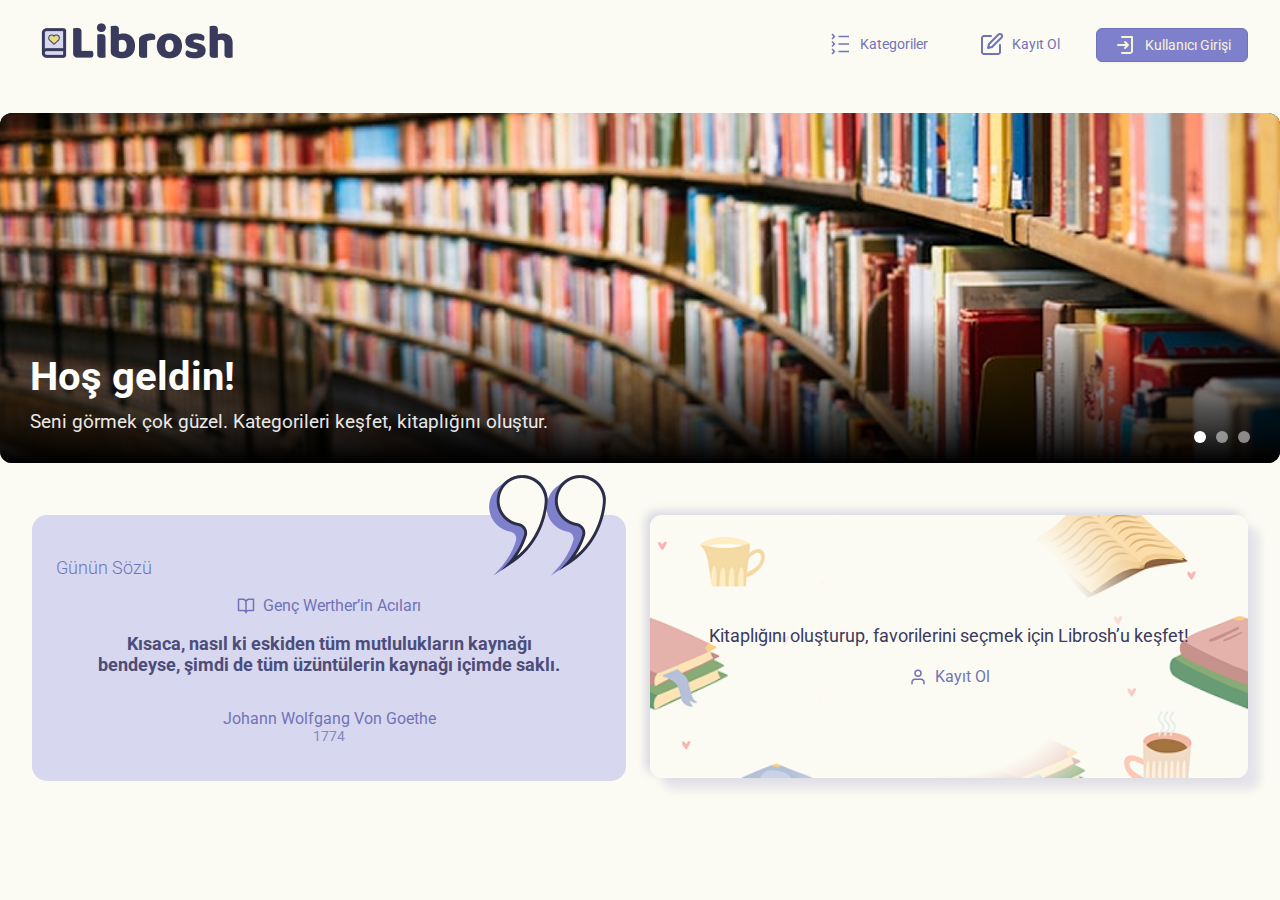
<file: index.html>
<!DOCTYPE html>
<html lang="tr">
<head>
  <meta charset="UTF-8">
  <title>Librosh | Ana Sayfa</title>
  <link rel="stylesheet" href="style.css">
  <link rel="preconnect" href="https://fonts.googleapis.com">
  <link rel="preconnect" href="https://fonts.gstatic.com" crossorigin>
  <link rel="icon" type="image/svg+xml" href="assets/icons/favicon.svg">
  <link href="https://fonts.googleapis.com/css2?family=Bitcount+Grid+Double:wght@100..900&family=Manufacturing+Consent&family=Roboto:ital,wght@0,100..900;1,100..900&display=swap" rel="stylesheet">
</head>
<body>
  <header class="site-header">
    <div class="logo">
      <img src="assets/icons/logo.png">
    </div>
    <nav class="menu">
      <a href="kitaplar.html" class="link-button"
        onmouseenter="this.querySelector('img').src='assets/icons/categories-light.svg'"
        onmouseleave="this.querySelector('img').src='assets/icons/categories.svg'">
        <img src="assets/icons/categories.svg" alt="Kategoriler İkonu" width="24" height="24">
        Kategoriler
      </a>
      <a href="kullanıcı-kayit.html" class="link-button"
        onmouseenter="this.querySelector('img').src='assets/icons/edit-light.svg'"
        onmouseleave="this.querySelector('img').src='assets/icons/edit.svg'">
        <img src="assets/icons/edit.svg" alt="Edit İkonu" width="24" height="24">
        Kayıt Ol
      </a>
      <a href="kullanıcı-giris.html" class="menu-button"
        onmouseenter="this.querySelector('img').src='assets/icons/enter.svg'"
        onmouseleave="this.querySelector('img').src='assets/icons/enter-light.svg'">
        <img src="assets/icons/enter-light.svg" alt="Giriş İkonu" width="24" height="24">
        Kullanıcı Girişi
      </a>
    </nav>
  </header>

  <main>
    <!-- Slider -->
    <script src="script.js"></script>
    <script src="slider.js"></script>
    <section class="slider">
    </section>

    <!-- Content Cards Section -->
    <section class="content-cards-section">
        <!-- Günün Sözü -->
        <div class="card quote-box">
            <div class="quote-icon">
                <img src="assets/icons/tirnak.svg" alt="Alıntı İkonu">
            </div>
            <div class="quote-content">
                <p class="quote-label">Günün Sözü</p>
                <a href="#" class="quote-link"
                  onmouseenter="this.querySelector('img').src='assets/icons/book-open-dark.svg'"
                  onmouseleave="this.querySelector('img').src='assets/icons/book-open.svg'">
                  <img src="assets/icons/book-open.svg" alt="Kitap İkonu" width="18" height="18">
                  Genç Werther’in Acıları
                </a>
                <blockquote>
                    Kısaca, nasıl ki eskiden tüm mutlulukların kaynağı bendeyse, şimdi de tüm üzüntülerin kaynağı içimde saklı.
                </blockquote>
                <p class="quote-author">Johann Wolfgang Von Goethe <span>1774</span></p>
            </div>
        </div>

        <!-- Kitaplık Oluşturma Kartı -->
        <div class="card promo-card">
            <div class="promo-bg">
            </div>
            <div class="promo-text">
                <p>Kitaplığını oluşturup, favorilerini seçmek için Librosh’u keşfet!</p>
                <a href="kullanıcı-kayit.html" class="promo-link"
                  onmouseenter="this.querySelector('img').src='assets/icons/user-dark.svg'"
                  onmouseleave="this.querySelector('img').src='assets/icons/user.svg'">
                  <img src="assets/icons/user.svg" alt="Kitap İkonu" width="18" height="18">
                  Kayıt Ol
                </a>
            </div>
        </div>
    </section>
  </main>

</body>
</html>
</file>
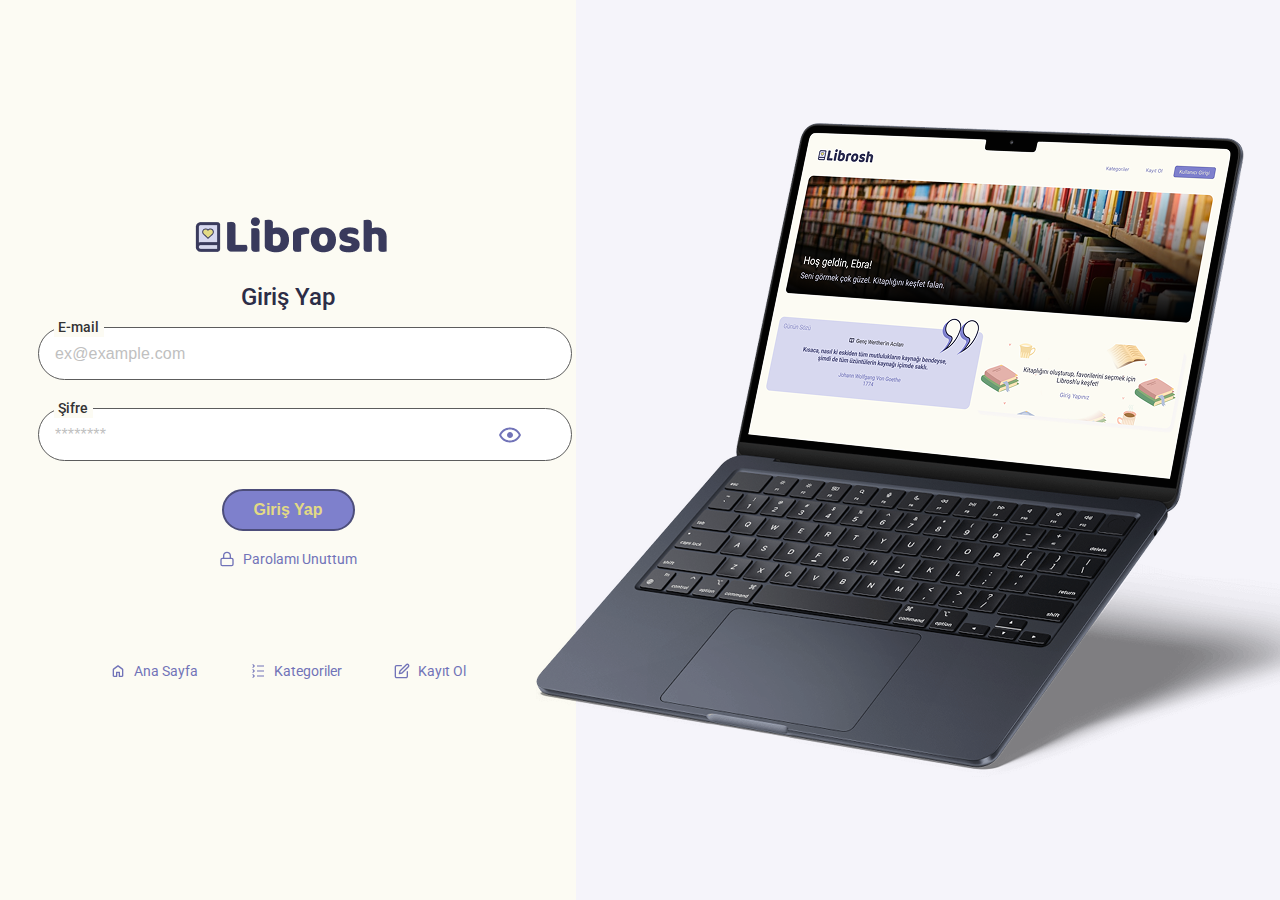
<file: kitap-detay.html>
<!DOCTYPE html>
<html lang="tr">
<head>
  <meta charset="UTF-8">
  <title>Librosh | Kitap Detay</title>
  <link rel="stylesheet" href="style.css">
  <link rel="preconnect" href="https://fonts.googleapis.com">
  <link rel="preconnect" href="https://fonts.gstatic.com" crossorigin>
  <link rel="icon" type="image/svg+xml" href="assets/icons/favicon.svg">
  <link href="https://fonts.googleapis.com/css2?family=Bitcount+Grid+Double:wght@100..900&family=Manufacturing+Consent&family=Roboto:ital,wght@0,100..900;1,100..900&display=swap" rel="stylesheet">
</head>
<body>
  <header class="site-header">
    <div class="logo">
      <img src="assets/icons/logo.png">
    </div>
    <nav class="menu">
      <a href="kategoriler.html" class="link-button"
        onmouseenter="this.querySelector('img').src='assets/icons/categories-light.svg'"
        onmouseleave="this.querySelector('img').src='assets/icons/categories.svg'">
        <img src="assets/icons/categories.svg" alt="Kategoriler İkonu" width="24" height="24">
        Kategoriler
      </a>
      <a href="kullanıcı-home.html" class="link-button"
      onmouseenter="this.querySelector('img').src='assets/icons/home-light.svg'"
      onmouseleave="this.querySelector('img').src='assets/icons/home.svg'">
      <img src="assets/icons/home.svg" alt="Ana sayfa İkonu" width="24" height="24">
      Ana Sayfa
      </a>
      <a href="kitaplık.html" class="link-button"
        onmouseenter="this.querySelector('img').src='assets/icons/library-light.svg'"
        onmouseleave="this.querySelector('img').src='assets/icons/library.svg'">
        <img src="assets/icons/library.svg" alt="kitaplık İkonu" width="24" height="24">
        Kitaplığım
      </a>
      <a href="favoriler.html" class="link-button"
        onmouseenter="this.querySelector('img').src='assets/icons/heart-light.svg'"
        onmouseleave="this.querySelector('img').src='assets/icons/heart.svg'">
        <img src="assets/icons/heart.svg" alt="Kalp İkonu" width="24" height="24">
        Favorilerim
      </a>
      <a href="profil.html" class="link-button"
        onmouseenter="this.querySelector('img').src='assets/icons/user-light.svg'"
        onmouseleave="this.querySelector('img').src='assets/icons/user.svg'">
        <img src="assets/icons/user.svg" alt="Kullanıcı İkonu" width="24" height="24">
        Profilim
      </a>
      <a href="#" class="notification-icon" id="notificationIcon">
        <img src="assets/icons/bell.svg" alt="Bildirim İkonu" width="24" height="24">
        <span class="badge" id="notificationBadge">0</span>
      </a>  
      <a href="index.html" class="notification-icon">
        <img src="assets/icons/exit.svg" alt="Çıkış İkonu" width="24" height="24">
      </a>
    </nav>
  </header>

  <div class="background-section">
    <div class="kitap-ad-ve-butons">
      <div class="kitap-ad">
        <!-- kitap-ad içeriği -->
        <a href="#"><img src="assets/icons/chevron-left.svg" alt="Geri İkonu" width="28" height="28"></a>
        Açlık Oyunları
        <div id="ortalamaYildizlar" style="margin-left: auto;"></div>
      </div>
      <div class="ekle-butonlar">
        <button class="ekle"><img src="assets/icons/artı.svg" alt="Ekle" width="28" height="28"></button>
      <button class="ekle"><img src="assets/icons/heart.svg" alt="Favori" width="28" height="28"></button>
      </div>
    </div>    
    <main class="kitap-detay-container">
      <div class="kitap-gorsel">
        <img src="https://covers.openlibrary.org/b/id/13315465-M.jpg" alt="Kitap Kapak Görseli">
      </div>
      <div class="kitap-künye">
        <h3 class="yazar">Yazar: </h3>
        <h3 class="kategori">Kategori: </h3>
        <h3 class="yil">Yıl: </h3>
        <h3 class="yayinevi">Yayınevi: </h3>
        <h3 class="sayfa">Sayfa Sayısı: </h3>
      </div> 
      <div class="kitap-künye">
        <h3>Kitap Hakkında</h3>
        <p>
        Açlık Oyunları, Amerikalı yazar Suzanne Collins'in 2008'de yayımlanan distopik macera türündeki romanıdır. Roman, Kuzey Amerika'da, gelecekte, kıyamet sonrası bir dönemde yer alan Panem adlı kurgusal ülkenin halkından olan 16 yaşındaki Katniss Everdeen'in bakış açısıyla yazılmıştır.
        </p>
      </div>
    </main>
    
    <div class="comment-header-bar">
      <div class="comment-title">
        <img src="assets/icons/comment.svg" alt="Yorumlar" width="24" height="24">
        <h2>Yorumlar</h2>
      </div>
      <button id="toggleCommentInput" class="add-comment-icon">
        <img src="assets/icons/artı.svg" alt="Yorum Ekle" width="24" height="24">
      </button>
    </div>    
      <div class="comment-list">

      </div>
    
      <div class="add-comment-container" style="display: none;">
        <div class="comment-input-box">
          <textarea id="userComment" placeholder="Yorumunuzu buraya yazın..."></textarea>
          <div class="rating-container">
            <span class="star" data-value="1">☆</span>
            <span class="star" data-value="2">☆</span>
            <span class="star" data-value="3">☆</span>
            <span class="star" data-value="4">☆</span>
            <span class="star" data-value="5">☆</span>
          </div>
          <button id="submitComment">Yorumu Gönder</button>
        </div>
      </div>
      <div id="no-comments-message" style="display: none; color: #666; text-align: center; margin-top: 10px; font-size: 18px;">
        Henüz yorum yapılmamış.
      </div>      
    
    </div>

      <div id="customAlert" class="custom-alert">
        <div class="alert-box">
          <h3 class="alert-title">Bilgilendirme</h3>
          <p id="alertMessage"></p>
          <button onclick="closeCustomAlert()">Tamam</button>
        </div>
      </div>

      <div id="notificationPanel">
        <div class="notification-header">
          <img src="assets/icons/bell.svg" alt="Bildirim" class="notif-bell-icon">
          <h3>Bildirimler</h3>
          <div class="notification-actions">
            <button id="markAllReadBtn">Tümünü Oku</button>
            <button id="clearAllBtn">Tümünü Sil</button>
            <button id="closeNotifBtn">✕</button>
          </div>
        </div>
        <div id="notificationList"></div>
      </div>  
      
      <script>
        let kitap = {};
        let selectedRating = 0;
        let userData = JSON.parse(localStorage.getItem("loggedInUser")) || {};
        let username = userData.username || "Misafir";
        let userPhoto = "assets/icons/user.svg";
        
        if (userData.gender?.toLowerCase() === "erkek") {
          userPhoto = "assets/images/male.png";
        } else if (userData.gender?.toLowerCase() === "kadın") {
          userPhoto = "assets/images/female.png";
        }
        
        document.addEventListener('DOMContentLoaded', () => {
          const params = new URLSearchParams(window.location.search);
        
          kitap = {
            title: params.get("title") || "Bilinmiyor",
            author: params.get("author") || "Bilinmiyor",
            category: params.get("category") || "Bilinmiyor",
            cover: params.get("cover") || "https://via.placeholder.com/120x180?text=No+Image",
            year: params.get("year") || "Bilinmiyor",
            publisher: params.get("publisher") || "Bilinmiyor",
            pages: params.get("pages") || "Bilinmiyor"
          };
        
          updateBookDetails();
          handleButtons();
          setupCommentStars();
          setupCommentInputToggle();
          loadComments();
          checkComments();
        });
        
        function updateBookDetails() {
          document.querySelector(".kitap-ad").innerHTML = `
            <a href="javascript:history.back()">
              <img src="assets/icons/chevron-left.svg" alt="Geri İkonu" width="28" height="28">
            </a>
            ${kitap.title}
            <div id="ortalamaYildizlar" style="margin-left: auto;"></div>
          `;
          document.querySelector(".kitap-gorsel img").src = kitap.cover;
        
          const künye = document.querySelectorAll(".kitap-künye h3");
          [kitap.author, kitap.category, kitap.year, kitap.publisher, kitap.pages].forEach((info, i) => {
            const labels = ["Yazar", "Kategori", "Yıl", "Yayın Evi", "Sayfa Sayısı"];
            künye[i].textContent = `${labels[i]}: ${info}`;
          });
        }
        
        function handleButtons() {
          const email = userData.email || "guest";
          const kitaplikKey = `kitaplik_${email}`;
          const favorilerKey = `favoriler_${email}`;
        
          const artıButon = document.querySelectorAll('.ekle')[0];
          const kalpButon = document.querySelectorAll('.ekle')[1];
        
          artıButon.addEventListener('click', () => {
            toggleItem(kitaplikKey, artıButon, {
              filled: 'assets/icons/eksi.svg',
              empty: 'assets/icons/artı.svg'
            });
          });
        
          kalpButon.addEventListener('click', () => {
            toggleItem(favorilerKey, kalpButon, {
              filled: 'assets/icons/heart-dolu.svg',
              empty: 'assets/icons/heart.svg'
            });
          });
        
          updateButtonStates();
        
          function toggleItem(key, button, icons) {
            let list = JSON.parse(localStorage.getItem(key)) || [];
            const found = list.find(k => k.title === kitap.title);
            const img = button.querySelector('img');
        
            if (found) {
              list = list.filter(k => k.title !== kitap.title);
              img.src = icons.empty;
              showCustomAlert(`${kitap.title} kaldırıldı.`);
            } else {
              list.push(kitap);
              img.src = icons.filled;
              showCustomAlert(`${kitap.title} eklendi.`);
            }
            localStorage.setItem(key, JSON.stringify(list));
          }
        
          function updateButtonStates() {
            const kitaplik = JSON.parse(localStorage.getItem(kitaplikKey)) || [];
            const favoriler = JSON.parse(localStorage.getItem(favorilerKey)) || [];
        
            artıButon.querySelector('img').src = kitaplik.some(k => k.title === kitap.title) ? 'assets/icons/eksi.svg' : 'assets/icons/artı.svg';
            kalpButon.querySelector('img').src = favoriler.some(k => k.title === kitap.title) ? 'assets/icons/heart-dolu.svg' : 'assets/icons/heart.svg';
          }
        }
        
        function setupCommentStars() {
          document.querySelectorAll(".comment-input-box .star").forEach(star => {
            star.addEventListener("click", () => {
              selectedRating = parseInt(star.dataset.value);
              updateStars(selectedRating);
            });
          });
        }
        
        function updateStars(rating) {
          document.querySelectorAll(".comment-input-box .star").forEach(star => {
            star.textContent = parseInt(star.dataset.value) <= rating ? "⭐" : "☆";
          });
        }
        
        function setupCommentInputToggle() {
          document.getElementById("toggleCommentInput").addEventListener("click", () => {
            const commentBox = document.querySelector(".add-comment-container");
            commentBox.style.display = commentBox.style.display === "none" ? "block" : "none";
          });
        }
        
        function loadComments() {
          const key = `comments_${kitap.title}`;
          const comments = JSON.parse(localStorage.getItem(key)) || [];
          const commentList = document.querySelector(".comment-list");
          commentList.innerHTML = "";
        
          comments.forEach(c => {
            const isOwnComment = c.username === username;
            const commentHTML = `
              <div class="comment-card">
                <div class="comment-header">
                  <div class="comment-left">
                    <div class="user-avatar" style="background-image: url('${c.userPhoto}'); background-size: cover;"></div>
                    <span class="username">${c.username}</span>
                  </div>
                  <div class="comment-rating">${[1,2,3,4,5].map(i => i <= c.rating ? '⭐' : '☆').join('')}</div>
                </div>
                <p class="comment-text">${c.text}</p>
                <div class="comment-date">${c.date}</div>
                ${isOwnComment ? `
                  <div class="comment-actions">
                    <button class="edit-comment-btn" data-username="${c.username}"><img src="assets/icons/edit.svg" width="16" height="16"></button>
                    <button class="delete-comment-btn" data-username="${c.username}"><img src="assets/icons/trash.svg" width="16" height="16"></button>
                  </div>` : ""}
              </div>`;
            commentList.insertAdjacentHTML("beforeend", commentHTML);
          });
        
          attachCommentActionButtons();
          hesaplaOrtalamaYildiz();
          checkComments();
        }
        
        function attachCommentActionButtons() {
          document.querySelectorAll('.delete-comment-btn').forEach(btn => {
            btn.addEventListener('click', () => deleteComment(btn.dataset.username));
          });
        
          document.querySelectorAll('.edit-comment-btn').forEach(btn => {
            btn.addEventListener('click', () => editComment(btn.dataset.username));
          });
        }
        
        function deleteComment(usernameToDelete) {
          const key = `comments_${kitap.title}`;
          let comments = JSON.parse(localStorage.getItem(key)) || [];
          comments = comments.filter(c => c.username !== usernameToDelete);
          localStorage.setItem(key, JSON.stringify(comments));
          showCustomAlert("Yorum silindi.");
          loadComments();
        }
        
        function editComment(usernameToEdit) {
          const key = `comments_${kitap.title}`;
          const comments = JSON.parse(localStorage.getItem(key)) || [];
          const commentIndex = comments.findIndex(c => c.username === usernameToEdit);
          if (commentIndex === -1) return;
        
          const comment = comments[commentIndex];
          const card = document.querySelectorAll('.comment-card')[commentIndex];
          card.innerHTML = `
            <div class="comment-input-box" style="width:100%">
              <textarea class="edit-textarea">${comment.text}</textarea>
              <div class="rating-container">
                ${[1,2,3,4,5].map(i => `<span class="edit-star" data-value="${i}">${i <= comment.rating ? '⭐' : '☆'}</span>`).join('')}
              </div>
              <button class="save-edit-btn">Güncelle</button>
              <button class="cancel-edit-btn">İptal</button>
            </div>`;
        
          let updatedRating = comment.rating;
          card.querySelectorAll('.edit-star').forEach(star => {
            star.addEventListener('click', () => {
              updatedRating = parseInt(star.dataset.value);
              card.querySelectorAll('.edit-star').forEach(s => {
                s.textContent = parseInt(s.dataset.value) <= updatedRating ? '⭐' : '☆';
              });
            });
          });
        
          card.querySelector('.save-edit-btn').addEventListener('click', () => {
            const newText = card.querySelector('.edit-textarea').value.trim();
            if (!newText || updatedRating === 0) return showCustomAlert("Yorum ve puan boş olamaz.");
        
            comments[commentIndex] = { ...comment, text: newText, rating: updatedRating };
            localStorage.setItem(key, JSON.stringify(comments));
            loadComments();
            showCustomAlert("Yorum güncellendi.");
          });
        
          card.querySelector('.cancel-edit-btn').addEventListener('click', loadComments);
        }
        
        document.getElementById("submitComment").addEventListener("click", () => {
          const commentText = document.getElementById("userComment").value.trim();
          if (!commentText || selectedRating === 0) return showCustomAlert("Lütfen yorum ve puan giriniz.");
        
          const commentObj = {
            username,
            userPhoto,
            rating: selectedRating,
            text: commentText,
            date: new Date().toLocaleDateString("tr-TR", { day: "numeric", month: "long", year: "numeric" })
          };
        
          const key = `comments_${kitap.title}`;
          let comments = JSON.parse(localStorage.getItem(key)) || [];
          const existingIndex = comments.findIndex(c => c.username === username);
          if (existingIndex !== -1) comments[existingIndex] = commentObj;
          else comments.push(commentObj);
          localStorage.setItem(key, JSON.stringify(comments));
        
          document.getElementById("userComment").value = "";
          selectedRating = 0;
          updateStars(0);
          document.querySelector(".add-comment-container").style.display = "none";
          loadComments();
        });
        
        function hesaplaOrtalamaYildiz() {
          const comments = JSON.parse(localStorage.getItem(`comments_${kitap.title}`)) || [];
          const ortalamaDiv = document.getElementById("ortalamaYildizlar");
        
          if (!comments.length) return ortalamaDiv.innerHTML = "<span style='font-size: 18px; color: #999;'>Henüz oy yok</span>";
        
          const ort = comments.reduce((acc, curr) => acc + curr.rating, 0) / comments.length;
          ortalamaDiv.innerHTML = Array.from({length: 5}, (_, i) => `<span style="font-size: 20px;">${i < Math.floor(ort) ? '⭐' : '☆'}</span>`).join('') +
            ` <span style="font-size:14px; color:gray;">(${ort.toFixed(1)})</span>`;
        }
        
        function checkComments() {
          const commentList = document.querySelector('.comment-list');
          const noCommentsMessage = document.getElementById('no-comments-message');
          noCommentsMessage.style.display = (!commentList || !commentList.children.length) ? 'block' : 'none';
        }
        
        function showCustomAlert(message) {
          const alert = document.getElementById("customAlert");
          const msg = document.getElementById("alertMessage");
          if (alert && msg) {
            msg.textContent = message;
            alert.style.display = "flex";
          }
        }
        
        function closeCustomAlert() {
          const alert = document.getElementById("customAlert");
          if (alert) alert.style.display = "none";
        }
        </script>          
    <script src="script.js"></script>
    <script src="alert.js"></script>
    <script src="bildirim.js"></script>
</body>
</html>
</file>
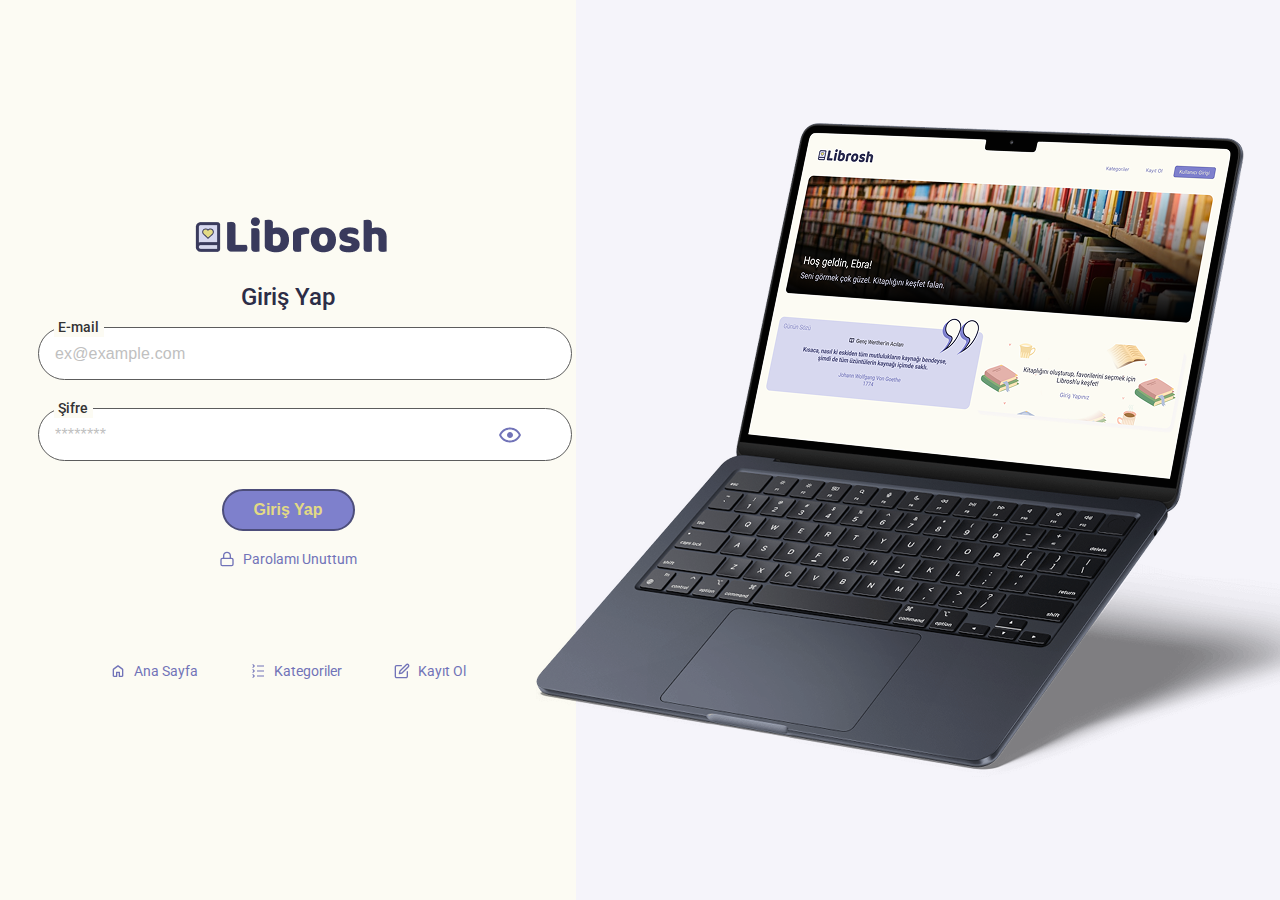
<file: kullanıcı-giris.html>
<!DOCTYPE html>
<html lang="tr">
<head>
  <meta charset="UTF-8">
  <title>Librosh | Giris</title>
  <link rel="stylesheet" href="style.css">
  <link rel="preconnect" href="https://fonts.googleapis.com">
  <link rel="preconnect" href="https://fonts.gstatic.com" crossorigin>
  <link rel="icon" type="image/svg+xml" href="assets/icons/favicon.svg">
  <link href="https://fonts.googleapis.com/css2?family=Bitcount+Grid+Double:wght@100..900&family=Manufacturing+Consent&family=Roboto:ital,wght@0,100..900;1,100..900&display=swap" rel="stylesheet">
</head>
<body>
    <div class="register-container">
      <div class="form-section">
        <div class="logo">
          <img src="assets/icons/logo.png" alt="Librosh Logo" style="height: 51px; vertical-align: middle;">
        </div>
        <h2 class="form-title">Giriş Yap</h2>
        <form class="register-form">
            <div class="input-wrapper">
                <label for="email">E-mail</label>
                <input type="email" id="email" placeholder="ex@example.com" />
              </div>
              <div class="input-wrapper">
                <label for="password">Şifre</label>
                <input type="password" id="password" placeholder="********" />
                <img src="assets/icons/eye.svg" alt="Göster" id="togglePassword" style="position: absolute; right: 16px; top: 50%; transform: translateY(-50%); cursor: pointer;" />
              </div>              
  
          <button type="submit" class="register-button">Giriş Yap</button>
          <a href="sifre-hatirlat.html" class="link-button">
                  <img src="assets/icons/lock.svg" alt="Kilit İkonu" width="16" height="16">
                  Parolamı Unuttum
                </a>
        </form>
            <nav class="menu">
                <a href="index.html" class="link-button"
                  onmouseenter="this.querySelector('img').src='assets/icons/home-light.svg'"
                  onmouseleave="this.querySelector('img').src='assets/icons/home.svg'">
                  <img src="assets/icons/home.svg" alt="Edit İkonu" width="16" height="16">
                  Ana Sayfa
                  </a>
                <a href="kitaplar.html" class="link-button"
                  onmouseenter="this.querySelector('img').src='assets/icons/categories-light.svg'"
                  onmouseleave="this.querySelector('img').src='assets/icons/categories.svg'">
                  <img src="assets/icons/categories.svg" alt="Kategoriler İkonu" width="16" height="16">
                  Kategoriler
                </a>
                <a href="kullanıcı-kayit.html" class="link-button"
                  onmouseenter="this.querySelector('img').src='assets/icons/edit-light.svg'"
                  onmouseleave="this.querySelector('img').src='assets/icons/edit.svg'">
                  <img src="assets/icons/edit.svg" alt="Edit İkonu" width="16" height="16">
                  Kayıt Ol
                </a>
              </nav>
      </div>
      <div class="image-section">
        <img src="assets/images/bilgisayar.png" alt="Kayıt Görseli">
      </div>
    </div>
    <div id="customAlert" class="custom-alert">
      <div class="alert-box">
        <h3 class="alert-title">Bilgilendirme</h3>
        <p id="alertMessage"></p>
        <button onclick="closeCustomAlert()">Tamam</button>
      </div>
    </div>
  </div>

    <script>
        const togglePassword = document.getElementById('togglePassword');
  const passwordInput = document.getElementById('password');

  togglePassword.addEventListener('click', function () {
    const isPassword = passwordInput.type === 'password';
    passwordInput.type = isPassword ? 'text' : 'password';
    this.src = isPassword ? 'assets/icons/eye-off.svg' : 'assets/icons/eye.svg';
    this.alt = isPassword ? 'Gizle' : 'Göster';
  });
      document.querySelector('.register-form').addEventListener('submit', function(e) {
        e.preventDefault();
      
        const email = document.getElementById('email').value.trim();
        const password = document.getElementById('password').value;
        let users = JSON.parse(localStorage.getItem("users")) || [];
        const user = users.find(u => u.email === email && u.password === password);
      
        if (user) {   
          showCustomAlert(`Hoş geldin, ${user.username}!`);
          localStorage.setItem("loggedInUser", JSON.stringify(user));

          setTimeout(() => {
            window.location.href = "kullanıcı-home.html";
            }, 1000); // 1 saniye bekleyip yönlendir

        } else {
          showCustomAlert("E-posta veya şifre yanlış.");
        }
      });

      </script>
      <script src="script.js"></script>
      <script src="alert.js"></script>
  </body>
  </html>
</file>
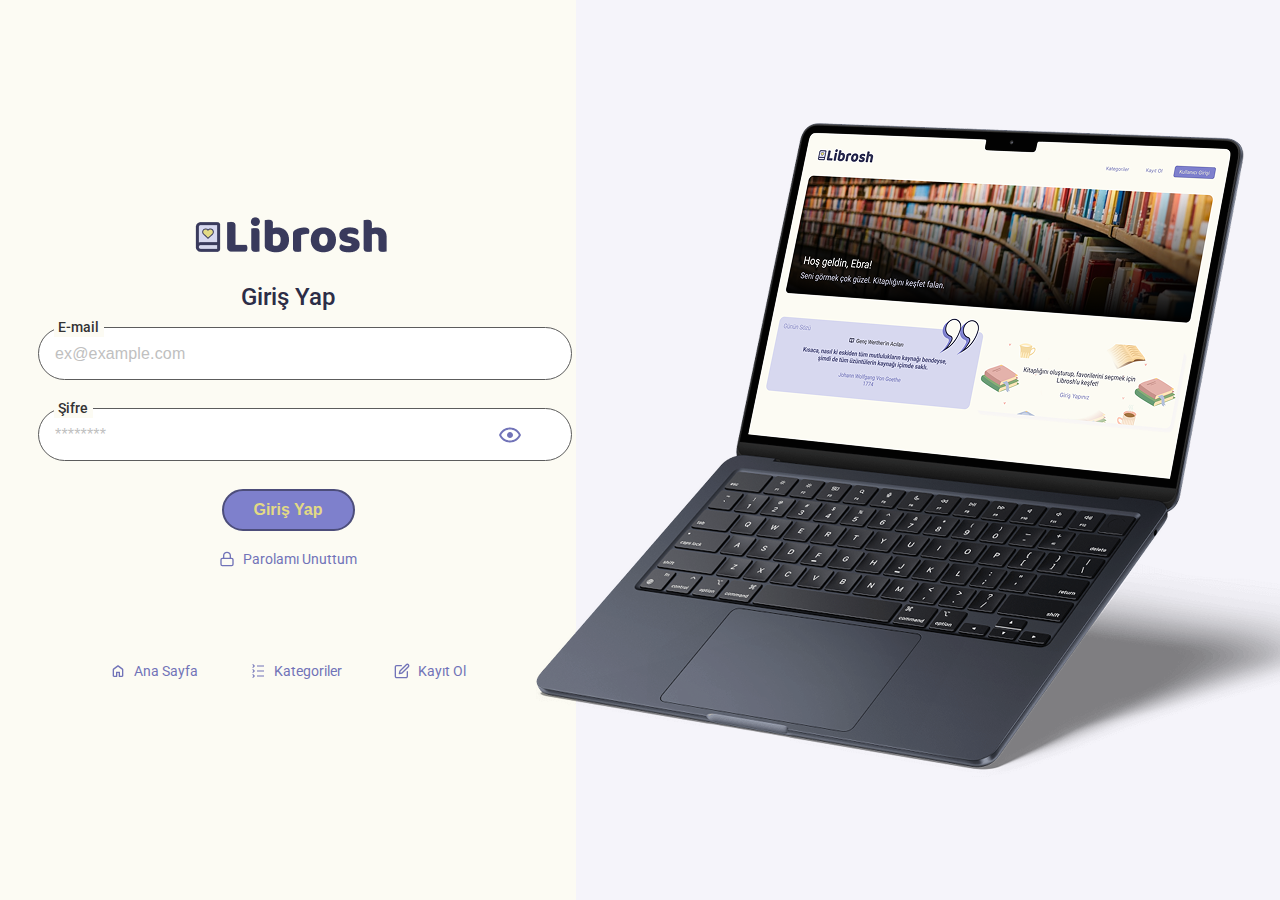
<file: kullanıcı-home.html>
<!DOCTYPE html>
<html lang="tr">
<head>
  <meta charset="UTF-8">
  <title>Librosh | Kullanıcı | Ana Sayfa</title>
  <link rel="stylesheet" href="style.css">
  <link rel="preconnect" href="https://fonts.googleapis.com">
  <link rel="preconnect" href="https://fonts.gstatic.com" crossorigin>
  <link rel="icon" type="image/svg+xml" href="assets/icons/favicon.svg">
  <link href="https://fonts.googleapis.com/css2?family=Bitcount+Grid+Double:wght@100..900&family=Manufacturing+Consent&family=Roboto:ital,wght@0,100..900;1,100..900&display=swap" rel="stylesheet">
</head>
<body>
  <header class="site-header">
    <div class="logo">
      <img src="assets/icons/logo.png">
    </div>
    <nav class="menu">
      <a href="kategoriler.html" class="link-button"
        onmouseenter="this.querySelector('img').src='assets/icons/categories-light.svg'"
        onmouseleave="this.querySelector('img').src='assets/icons/categories.svg'">
        <img src="assets/icons/categories.svg" alt="Kategoriler İkonu" width="24" height="24">
        Kategoriler
      </a>
      <a href="kullanıcı-home.html" class="menu-button"
      onmouseenter="this.querySelector('img').src='assets/icons/home.svg'"
      onmouseleave="this.querySelector('img').src='assets/icons/home-light.svg'">
      <img src="assets/icons/home-light.svg" alt="ev İkonu" width="24" height="24">
      Ana Sayfa
      </a>
      <a href="kitaplık.html" class="link-button"
        onmouseenter="this.querySelector('img').src='assets/icons/library-light.svg'"
        onmouseleave="this.querySelector('img').src='assets/icons/library.svg'">
        <img src="assets/icons/library.svg" alt="kitaplık İkonu" width="24" height="24">
        Kitaplığım
      </a>
      <a href="favoriler.html" class="link-button"
        onmouseenter="this.querySelector('img').src='assets/icons/heart-light.svg'"
        onmouseleave="this.querySelector('img').src='assets/icons/heart.svg'">
        <img src="assets/icons/heart.svg" alt="Kalp İkonu" width="24" height="24">
        Favorilerim
      </a>
      <a href="profil.html" class="link-button"
        onmouseenter="this.querySelector('img').src='assets/icons/user-light.svg'"
        onmouseleave="this.querySelector('img').src='assets/icons/user.svg'">
        <img src="assets/icons/user.svg" alt="Kullanıcı İkonu" width="24" height="24">
        Profilim
      </a>
      <a href="#" class="notification-icon" id="notificationIcon">
        <img src="assets/icons/bell.svg" alt="Bildirim İkonu" width="24" height="24">
        <span class="badge" id="notificationBadge">0</span>
      </a>      
      <a href="index.html" class="notification-icon">
        <img src="assets/icons/exit.svg" alt="Çıkış İkonu" width="24" height="24">
      </a>
    </nav>
  </header>

  <main>
    <!-- Slider -->
    <script src="script.js"></script>
    <section class="slider">
    </section>

    <!-- Content Cards Section -->
    <section class="content-cards-section">
        <!-- Günün Sözü -->
        <div class="card quote-box">
            <div class="quote-icon">
                <img src="assets/icons/tirnak.svg" alt="Alıntı İkonu">
            </div>
            <div class="quote-content">
                <p class="quote-label">Günün Sözü</p>
                <a href="#" class="quote-link"
                  onmouseenter="this.querySelector('img').src='assets/icons/book-open-dark.svg'"
                  onmouseleave="this.querySelector('img').src='assets/icons/book-open.svg'">
                  <img src="assets/icons/book-open.svg" alt="Kitap İkonu" width="18" height="18">
                  Genç Werther’in Acıları
                </a>
                <blockquote>
                    Kısaca, nasıl ki eskiden tüm mutlulukların kaynağı bendeyse, şimdi de tüm üzüntülerin kaynağı içimde saklı.
                </blockquote>
                <p class="quote-author">Johann Wolfgang Von Goethe <span>1774</span></p>
            </div>
        </div>

        <!-- Kitaplık Oluşturma Kartı -->
        <!-- Dashboard Kutusu -->
        <div class="card dashboard-box">
            <div class="dashboard-content">
              <div class="dashboard-card">
                <div>
                  <p class="dashboard-text">Kitaplığınızdaki kitap sayısı</p>
                  <p class="dashboard-number" id="kitaplikCount">0</p>
                </div>
              </div>
              <div class="dashboard-card">
                <div>
                  <p class="dashboard-text">Favori kitaplarınızın sayısı</p>
                  <p class="dashboard-number" id="favorilerCount">0</p>
                </div>
              </div>
            </div>
          </div>
    </section>
  </main>

  <div id="notificationPanel">
    <div class="notification-header">
      <img src="assets/icons/bell.svg" alt="Bildirim" class="notif-bell-icon">
      <h3>Bildirimler</h3>
      <div class="notification-actions">
        <button id="markAllReadBtn">Tümünü Oku</button>
        <button id="clearAllBtn">Tümünü Sil</button>
        <button id="closeNotifBtn">✕</button>
      </div>
    </div>
    <div id="notificationList"></div>
  </div>  
  
  <script>
    const loggedInUser = JSON.parse(localStorage.getItem('loggedInUser'));
    if (!loggedInUser) {
      window.location.href = 'kullanıcı-giris.html';
    } else {
      const email = loggedInUser.email;
  
      // Kitaplık ve favori sayıları
      const kitaplikKey = `kitaplik_${email}`;
      const favorilerKey = `favoriler_${email}`;
      const kitaplikList = JSON.parse(localStorage.getItem(kitaplikKey)) || [];
      const favorilerList = JSON.parse(localStorage.getItem(favorilerKey)) || [];
  
      document.getElementById('kitaplikCount').textContent = kitaplikList.length;
      document.getElementById('favorilerCount').textContent = favorilerList.length;
    }
  </script>  
  <script src="slider.js"></script> 
  <script src="bildirim.js"></script>
</body>
</html>
</file>
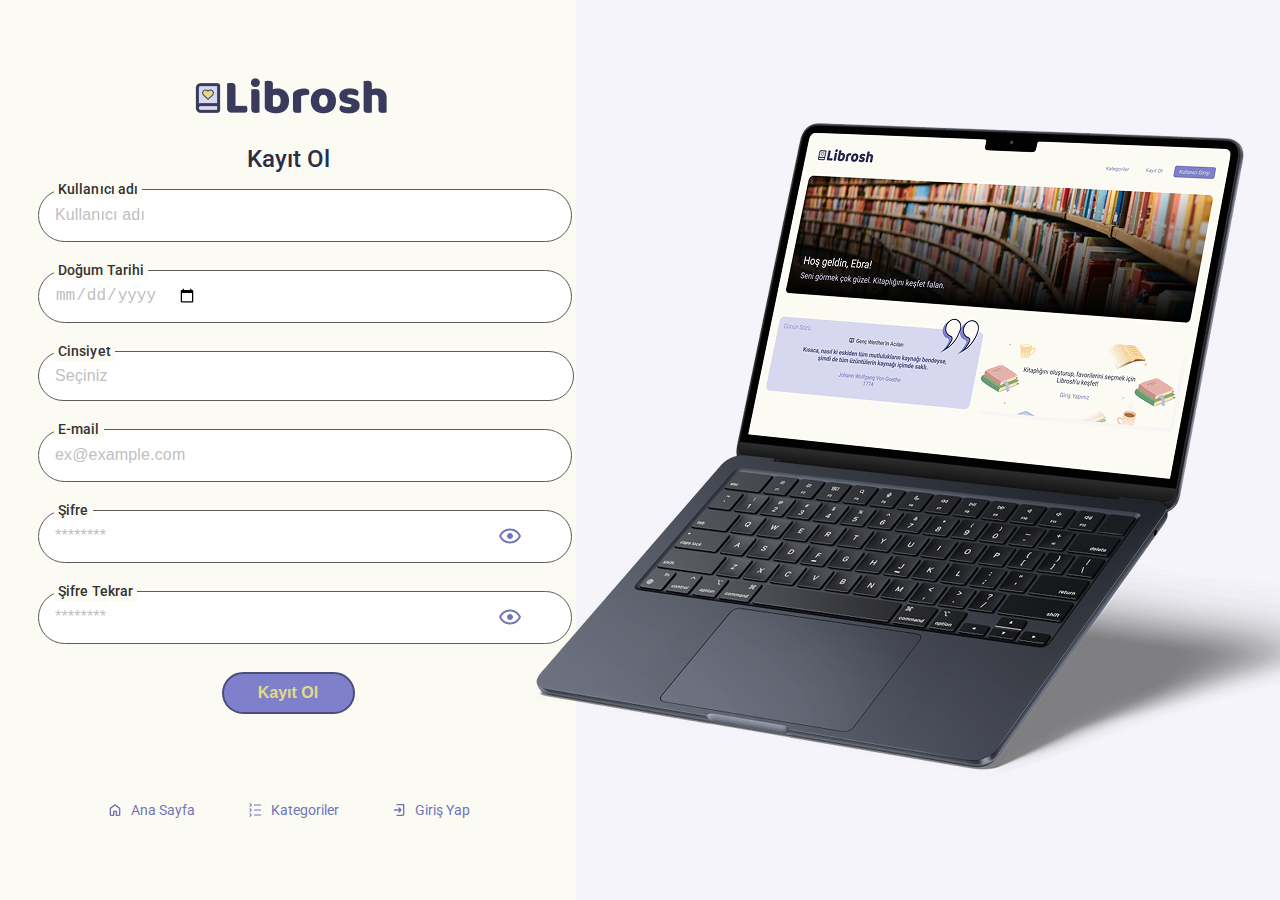
<file: kullanıcı-kayit.html>
<!DOCTYPE html>
<html lang="tr">
<head>
  <meta charset="UTF-8">
  <title>Librosh | Kayıt</title>
  <link rel="stylesheet" href="style.css">
  <link rel="preconnect" href="https://fonts.googleapis.com">
  <link rel="preconnect" href="https://fonts.gstatic.com" crossorigin>
  <link rel="icon" type="image/svg+xml" href="assets/icons/favicon.svg">
  <link href="https://fonts.googleapis.com/css2?family=Bitcount+Grid+Double:wght@100..900&family=Manufacturing+Consent&family=Roboto:ital,wght@0,100..900;1,100..900&display=swap" rel="stylesheet">
</head>
<body>
    <div class="register-container">
      <div class="form-section">
        <div class="logo">
          <img src="assets/icons/logo.png" alt="Librosh Logo" style="height: 51px; vertical-align: middle;">
        </div>
        <h2 class="form-title">Kayıt Ol</h2>
        <form class="register-form">
            <div class="input-wrapper">
                <label for="username">Kullanıcı adı</label>
                <input type="text" id="username" placeholder="Kullanıcı adı" />
              </div>
              
            <div class="input-wrapper">
                <label for="dob">Doğum Tarihi</label>
                <input type="date" id="dob" placeholder="gg.aa.yyyy"/>
              </div>

            <div class="input-wrapper">
              <label for="gender">Cinsiyet</label>
              <select id="gender">
                <option value="">Seçiniz</option>
                <option value="Kadın">Kadın</option>
                <option value="Erkek">Erkek</option>
                <option value="Diğer">Diğer</option>
              </select>
              </div>

            <div class="input-wrapper">
                <label for="email">E-mail</label>
                <input type="email" id="email" placeholder="ex@example.com" />
              </div>
              <div class="input-wrapper">
                <label for="password">Şifre</label>
                <input type="password" id="password" placeholder="********" />
                <img src="assets/icons/eye.svg" alt="Göster" id="togglePassword1" style="position: absolute; right: 16px; top: 50%; transform: translateY(-50%); cursor: pointer;" />
              </div>   
              
              <div class="input-wrapper">
                <label for="password2">Şifre Tekrar</label>
                <input type="password" id="password2" placeholder="********" />
                <img src="assets/icons/eye.svg" alt="Göster" id="togglePassword2" style="position: absolute; right: 16px; top: 50%; transform: translateY(-50%); cursor: pointer;" />
              </div>   
              
  
          <button type="submit" class="register-button">Kayıt Ol</button>
        </form>
        <nav class="menu">
            <a href="index.html" class="link-button"
              onmouseenter="this.querySelector('img').src='assets/icons/home-light.svg'"
              onmouseleave="this.querySelector('img').src='assets/icons/home.svg'">
              <img src="assets/icons/home.svg" alt="Edit İkonu" width="16" height="16">
              Ana Sayfa
            </a>
            <a href="kitaplar.html" class="link-button"
              onmouseenter="this.querySelector('img').src='assets/icons/categories-light.svg'"
              onmouseleave="this.querySelector('img').src='assets/icons/categories.svg'">
              <img src="assets/icons/categories.svg" alt="Kategoriler İkonu" width="16" height="16">
              Kategoriler
            </a>
            <a href="kullanıcı-giris.html" class="link-button"
              onmouseenter="this.querySelector('img').src='assets/icons/enter-light.svg'"
              onmouseleave="this.querySelector('img').src='assets/icons/enter.svg'">
              <img src="assets/icons/enter.svg" alt="Giriş İkonu" width="16" height="16">
              Giriş Yap
            </a>
          </nav>
      </div>
      <div class="image-section">
        <img src="assets/images/bilgisayar.png" alt="Kayıt Görseli">
      </div>
    </div>

    <div id="customAlert" class="custom-alert">
      <div class="alert-box">
        <h3 class="alert-title">Bilgilendirme</h3>
        <p id="alertMessage"></p>
        <button onclick="closeCustomAlert()">Tamam</button>
      </div>
    </div>
  </div>

    <script>

const togglePassword1 = document.getElementById('togglePassword1');
const passwordInput1 = document.getElementById('password');

togglePassword1.addEventListener('click', function () {
  const isPassword = passwordInput1.type === 'password';
  passwordInput1.type = isPassword ? 'text' : 'password';
  this.src = isPassword ? 'assets/icons/eye-off.svg' : 'assets/icons/eye.svg';
  this.alt = isPassword ? 'Gizle' : 'Göster';
});

const togglePassword2 = document.getElementById('togglePassword2');
const passwordInput2 = document.getElementById('password2');

togglePassword2.addEventListener('click', function () {
  const isPassword = passwordInput2.type === 'password';
  passwordInput2.type = isPassword ? 'text' : 'password';
  this.src = isPassword ? 'assets/icons/eye-off.svg' : 'assets/icons/eye.svg';
  this.alt = isPassword ? 'Gizle' : 'Göster';
});


  const genderSelect = document.getElementById('gender');

  function updateSelectColor() {
    genderSelect.style.color = genderSelect.value === "" ? "#C0C0C0" : "#4C4D7A";
  }

  // İlk açılışta kontrol et
  window.addEventListener('load', updateSelectColor);

  // Değişince tekrar kontrol et
  genderSelect.addEventListener('change', updateSelectColor);


     
      document.querySelector('.register-form').addEventListener('submit', function(e) {
        e.preventDefault();
      
        const username = document.getElementById('username').value.trim();
        const dob = document.getElementById('dob').value.trim();
        const gender = document.getElementById('gender').value.trim();
        const email = document.getElementById('email').value.trim();
        const password = document.getElementById('password').value;
        const password2 = document.getElementById('password2').value;
      
        if (!username || !dob || !gender || !email || !password || !password2) {
          showCustomAlert("Lütfen tüm alanları doldurun.");
          return;
        }

        const passwordRegex = /^(?=.*[a-z])(?=.*[A-Z])(?=.*\d)(?=.*[\W_]).{8,}$/;

        if (password !== password2) {
          showCustomAlert("Şifreler uyuşmuyor.");
          return;
        }

        if(!passwordRegex.test(password)) {
          showCustomAlert("Şifre en az 8 karakter olmalı ve büyük harf, küçük harf, rakam ve özel karakter içermelidir.");
          return;
        }

      
        // Kullanıcı listesi varsa çek, yoksa boş array başlat
        let users = JSON.parse(localStorage.getItem("users")) || [];
      
        // Aynı e-posta var mı kontrol et
        if (users.some(user => user.email === email)) {
          showCustomAlert("Bu e-posta ile zaten kayıt olunmuş.");
          return;
        }
      
        // Yeni kullanıcıyı ekle
        users.push({ username, dob, gender, email, password });
        localStorage.setItem("users", JSON.stringify(users));

        showCustomAlert("Kayıt başarılı! Giriş sayfasına yönlendiriliyorsunuz.");
        setTimeout(() => {
        window.location.href = "kullanıcı-giris.html";
        }, 3000);
      });

      const dateInput = document.getElementById('dob');
      dateInput.addEventListener('input', function () {
        if (this.value) {
          this.classList.add('filled');
        } else {
          this.classList.remove('filled');
        }
      });

      </script>
      <script src="script.js"></script>
      <script src="alert.js"></script>
      
  </body>
  </html>
</file>
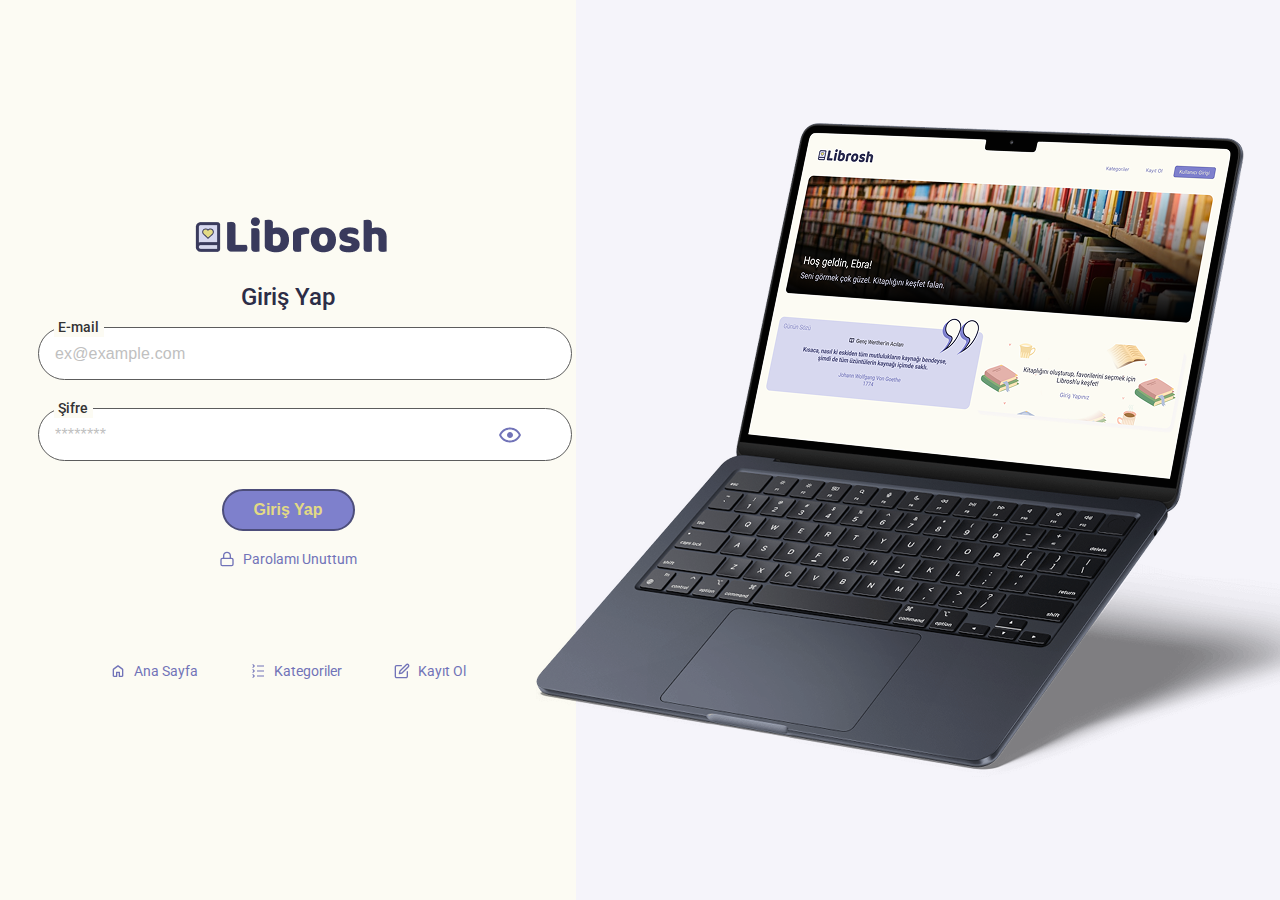
<file: profil.html>
<!DOCTYPE html>
<html lang="tr">
<head>
  <meta charset="UTF-8">
  <title>Librosh | Profil</title>
  <link rel="stylesheet" href="style.css">
  <link rel="preconnect" href="https://fonts.googleapis.com">
  <link rel="preconnect" href="https://fonts.gstatic.com" crossorigin>
  <link rel="icon" type="image/svg+xml" href="assets/icons/favicon.svg">
  <link href="https://fonts.googleapis.com/css2?family=Bitcount+Grid+Double:wght@100..900&family=Manufacturing+Consent&family=Roboto:ital,wght@0,100..900;1,100..900&display=swap" rel="stylesheet">

</head>
<body>
  <header class="site-header">
    <div class="logo">
      <img src="assets/icons/logo.png">
    </div>
    <nav class="menu">
      <a href="kategoriler.html" class="link-button"
        onmouseenter="this.querySelector('img').src='assets/icons/categories-light.svg'"
        onmouseleave="this.querySelector('img').src='assets/icons/categories.svg'">
        <img src="assets/icons/categories.svg" alt="Kategoriler İkonu" width="24" height="24">
        Kategoriler
      </a>
      <a href="kullanıcı-home.html" class="link-button"
      onmouseenter="this.querySelector('img').src='assets/icons/home-light.svg'"
      onmouseleave="this.querySelector('img').src='assets/icons/home.svg'">
      <img src="assets/icons/home.svg" alt="ev İkonu" width="24" height="24">
      Ana Sayfa
      </a>
      <a href="kitaplık.html" class="link-button"
        onmouseenter="this.querySelector('img').src='assets/icons/library-light.svg'"
        onmouseleave="this.querySelector('img').src='assets/icons/library.svg'">
        <img src="assets/icons/library.svg" alt="kitaplık İkonu" width="24" height="24">
        Kitaplığım
      </a>
      <a href="favoriler.html" class="link-button"
        onmouseenter="this.querySelector('img').src='assets/icons/heart-light.svg'"
        onmouseleave="this.querySelector('img').src='assets/icons/heart.svg'">
        <img src="assets/icons/heart.svg" alt="Kalp İkonu" width="24" height="24">
        Favorilerim
      </a>
      <a href="#" class="menu-button"
        onmouseenter="this.querySelector('img').src='assets/icons/user.svg'"
        onmouseleave="this.querySelector('img').src='assets/icons/user-light.svg'">
        <img src="assets/icons/user-light.svg" alt="Kullanıcı İkonu" width="24" height="24">
        Profilim
      </a>
      <a href="#" class="notification-icon" id="notificationIcon">
        <img src="assets/icons/bell.svg" alt="Bildirim İkonu" width="24" height="24">
        <span class="badge" id="notificationBadge">0</span>
      </a>   
      <a href="index.html" class="notification-icon">
        <img src="assets/icons/exit.svg" alt="Çıkış İkonu" width="24" height="24">
      </a>
    </nav>
  </header>
  
  <div class="background-profile">
    <main class="profile-main">
      <section class="user-info">
        <div class="profile-photo">
          <img src="assets/images/female.png" alt="Profil Fotoğrafı">
        </div>
        <div class="user-details">
          <h2 id="kullaniciAdSoyad">
            <a href="profile-edit.html">
              <img src="assets/icons/edit.svg" class="edit-icon" alt="Düzenle" style="cursor: pointer;">
            </a>
          </h2>
          <div class="stats">
            <span id="kitaplikCount">
              <img src="assets/icons/library.svg" alt="Kitaplık" width="24" height="24">
              <span class="count">3</span>
            </span>
            <span id="favorilerCount">
              <img src="assets/icons/heart.svg" alt="Favoriler" width="24" height="24">
              <span class="count">1</span>
            </span>            
          </div>
          <div class="personal">
            <span><img src="assets/icons/user.svg" alt="" width="24" height="24"> <span id="kullaniciCinsiyet"></span></span>
            <span><img src="assets/icons/date.svg" alt="" width="24" height="24"> <span id="kullaniciDogumTarihi"></span></span>
            <span><img src="assets/icons/mail.svg" alt="" width="24" height="24"> <span id="kullaniciEmail"></span></span>
          </div>          
        </div>
      </section>
    </div>
    
      <section class="favorites-section">
        <h3>Favorilerinizden Seçmeler</h3>
        <div class="kitaplar-container" id="favorilerContainer"></div>
      </section>
    
      <div class="actions">
        <div class="toggle-container">
          <button class="danger-link-button">
            <img src="assets/icons/bell-red.svg" alt="Bildirim İkonu" width="16" height="16">
            Bildirimleri Kapat
          </button>
      
          <label class="switch">
            <input type="checkbox" id="notificationToggle">
            <span class="toggle-track round"></span>
          </label>
        </div>
      
        <button class="danger-button-secondary">
          <img src="assets/icons/trash-all-red.svg" alt="Favori" width="16" height="16">
          Favorileri Temizle
        </button>

        <button class="danger-button">
          <img src="assets/icons/quit-light.svg" alt="Sil" width="16" height="16">
          Hesabı Kapat
        </button>
    
      </div>  
      
      <div id="customAlert" class="custom-alert">
        <div class="alert-box">
          <h2 class="alert-title">! Bilgilendirme</h2>
          <p id="alertMessage">Hesabınız silinecek. Emin misiniz?</p>
          <div class="alert-buttons">
            <button onclick="confirmAccountDeletion()">Evet</button>
            <button onclick="closeCustomAlert()">Vazgeç</button>
          </div>
        </div>
      </div>
      
    </main>
    
    <div id="notificationPanel">
      <div class="notification-header">
        <img src="assets/icons/bell.svg" alt="Bildirim" class="notif-bell-icon">
        <h3>Bildirimler</h3>
        <div class="notification-actions">
          <button id="markAllReadBtn">Tümünü Oku</button>
          <button id="clearAllBtn">Tümünü Sil</button>
          <button id="closeNotifBtn">✕</button>
        </div>
      </div>
      <div id="notificationList"></div>
    </div>  

 <script>
        const loggedInUser = JSON.parse(localStorage.getItem('loggedInUser'));
        const favorilerContainer = document.getElementById("favorilerContainer");
        const favorilerList = JSON.parse(localStorage.getItem(`favoriler_${loggedInUser.email}`)) || [];
        if (favorilerList.length === 0) {
  favorilerContainer.innerHTML = "<p class='bos-favori'>Favorilerinizde kitap yok. Kategorileri keşfet.</p>";
} else {
  favorilerList.forEach(kitap => {
    const card = document.createElement('div');
    card.className = 'kitap-karti';
    card.innerHTML = `
      <img src="${kitap.cover || 'https://via.placeholder.com/120x180?text=No+Image'}" alt="${kitap.title}" class="kitap-resim">
      <div class="kitap-bilgi">
          <p class="kitap-adi">${kitap.title}</p>
          <p class="yazar-adi">${kitap.author}</p>
      </div>
    `;
    favorilerContainer.appendChild(card);
  });
}

if (loggedInUser) {
  const email = loggedInUser.email;

  // Kullanıcıya özel kitaplık ve favoriler anahtarları
  const kitaplikKey = `kitaplik_${email}`;
  const favorilerKey = `favoriler_${email}`;

  // Kitaplık ve favoriler listelerini çek
  const kitaplikList = JSON.parse(localStorage.getItem(kitaplikKey)) || [];
  const favorilerList = JSON.parse(localStorage.getItem(favorilerKey)) || [];

  // Sayıları DOM'a yaz
  document.querySelector('#kitaplikCount .count').textContent = kitaplikList.length;
  document.querySelector('#favorilerCount .count').textContent = favorilerList.length;

    // Kullanıcı bilgilerini DOM'a yaz
    document.getElementById("kullaniciAdSoyad").innerHTML = `
  ${loggedInUser.username}
  <a href="profile-edit.html">
    <img src="assets/icons/edit.svg" class="edit-icon" alt="Düzenle" style="cursor:pointer;">
  </a>`;
  document.getElementById("kullaniciCinsiyet").textContent = loggedInUser.gender;
  document.getElementById("kullaniciDogumTarihi").textContent = loggedInUser.dob;
  document.getElementById("kullaniciEmail").textContent = loggedInUser.email;

}

// Cinsiyete göre profil fotoğrafını güncelle
const profilePhoto = document.querySelector('.profile-photo img');
if (loggedInUser.gender.toLowerCase() === 'erkek') {
  profilePhoto.src = 'assets/images/male.png';
} else if (loggedInUser.gender.toLowerCase() === 'kadın') {
  profilePhoto.src = 'assets/images/female.png';
} else {
  profilePhoto.src = 'assets/images/female.png'; // varsayılan
}

document.querySelector('.danger-button-secondary').addEventListener('click', () => {
  // Favoriler listesini temizle
  localStorage.removeItem(`favoriler_${loggedInUser.email}`);
  
  // DOM'daki favoriler alanını temizle
  favorilerContainer.innerHTML = "<p class='bos-favori'>Favorilerinizde kitap yok. Kategorileri keşfet.</p>";
  
  // Favori sayısını sıfırla
  document.querySelector('#favorilerCount .count').textContent = "0";
});


 // "Hesabı Kapat" butonuna basıldığında bu çalışacak
document.querySelector('.danger-button').addEventListener('click', () => {
  showCustomAlert("Hesabınızı kalıcı olarak silmek istediğinize emin misiniz?", "Hesap Silme Onayı");
});

// Onay verilince çalışacak
function confirmAccountDeletion() {
  const allUsers = JSON.parse(localStorage.getItem("users")) || [];
  const updatedUsers = allUsers.filter(user => user.email !== loggedInUser.email);

  // Kayıtlı kullanıcı listesini güncelle
  localStorage.setItem("users", JSON.stringify(updatedUsers));

  // Kullanıcının tüm bilgilerini temizle
  localStorage.removeItem("loggedInUser");
  localStorage.removeItem(`kitaplik_${loggedInUser.email}`);
  localStorage.removeItem(`favoriler_${loggedInUser.email}`);

  closeCustomAlert(); // Alerti kapat

  // Giriş sayfasına yönlendir
  window.location.href = "index.html";
}

document.addEventListener('DOMContentLoaded', () => {
  const notifToggle = document.getElementById('notificationToggle'); // switch input
  const notifButton = document.querySelector('.danger-link-button'); // kırmızı buton

  const loggedInUser = JSON.parse(localStorage.getItem('loggedInUser'));
  if (!loggedInUser) return;

  let enabled = loggedInUser.notificationsEnabled !== false;

  // Başlangıçta toggle durumunu ayarla
  if (notifToggle) notifToggle.checked = enabled;

  // Buton içeriğini güncelle
  function updateNotifButtonUI() {
    if (!notifButton) return;
    notifButton.innerHTML = enabled
      ? `<img src="assets/icons/bell-red.svg" alt="Bildirim İkonu" width="16" height="16"> Bildirimleri Kapat`
      : `<img src="assets/icons/bell-red.svg" alt="Bildirim İkonu" width="16" height="16"> Bildirimleri Aç`;
  }

  updateNotifButtonUI();

  // Switch toggle değişince
  if (notifToggle) {
    notifToggle.addEventListener('change', (e) => {
      enabled = e.target.checked;
      setNotificationPreference(enabled);
      updateNotifButtonUI();
    });
  }

  // "Bildirimleri Kapat/Aç" butonuna tıklanırsa
  if (notifButton) {
    notifButton.addEventListener('click', () => {
      enabled = !enabled;
      setNotificationPreference(enabled);
      if (notifToggle) notifToggle.checked = enabled;
      updateNotifButtonUI();
    });
  }
});


 </script>
 <script src="alert.js"></script>
 <script src="bildirim.js"></script>
</body>
</html>
</file>
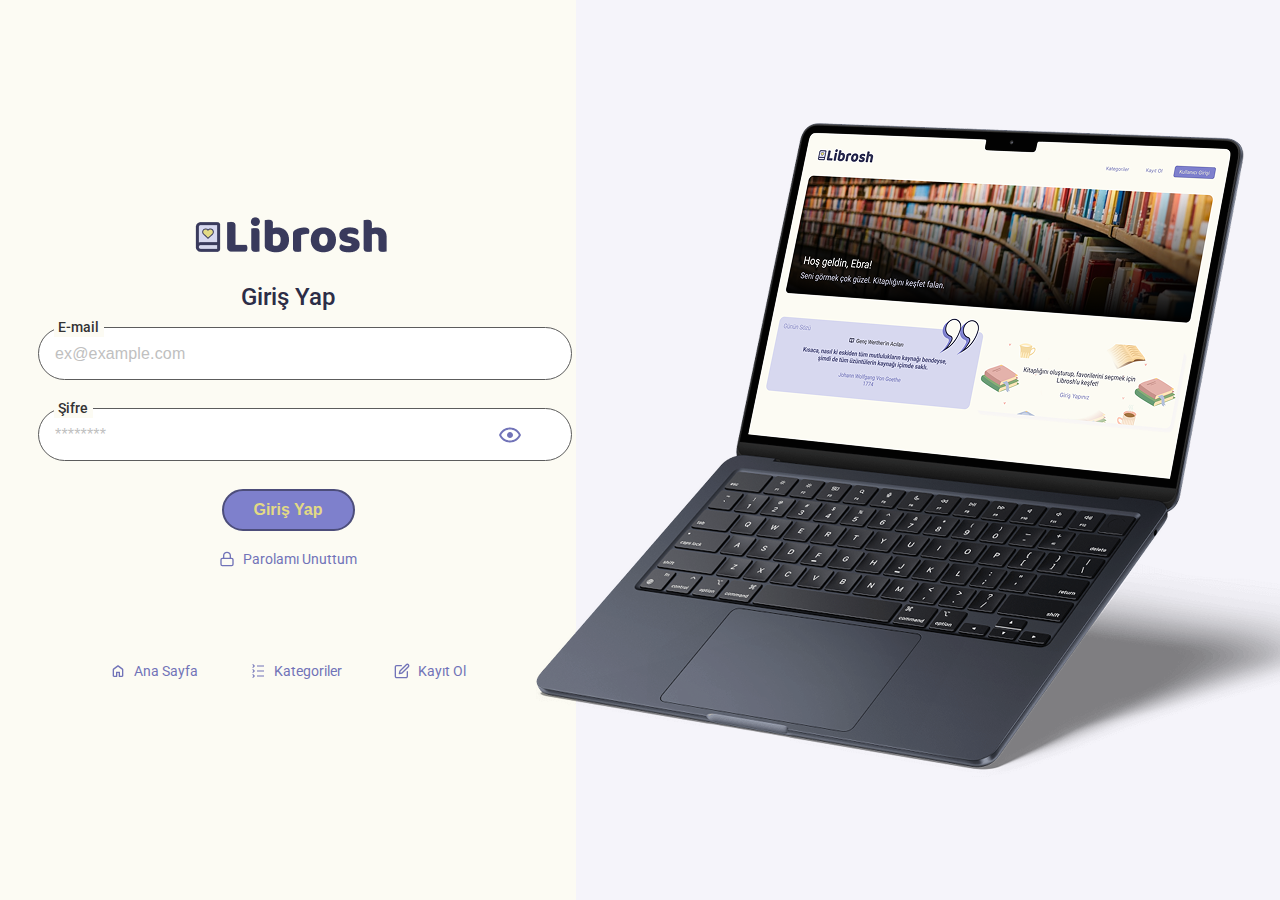
<file: profile-edit.html>
<!DOCTYPE html>
<html lang="tr">
<head>
  <meta charset="UTF-8">
  <title>Librosh | Profil Düzenleme</title>
  <link rel="stylesheet" href="style.css">
  <link rel="preconnect" href="https://fonts.googleapis.com">
  <link rel="preconnect" href="https://fonts.gstatic.com" crossorigin>
  <link rel="icon" type="image/svg+xml" href="assets/icons/favicon.svg">
  <link href="https://fonts.googleapis.com/css2?family=Bitcount+Grid+Double:wght@100..900&family=Manufacturing+Consent&family=Roboto:ital,wght@0,100..900;1,100..900&display=swap" rel="stylesheet">
</head>
<body>
  <header class="site-header">
    <div class="logo">
      <img src="assets/icons/logo.png">
    </div>
    <nav class="menu">
      <a href="kategoriler.html" class="link-button"
        onmouseenter="this.querySelector('img').src='assets/icons/categories-light.svg'"
        onmouseleave="this.querySelector('img').src='assets/icons/categories.svg'">
        <img src="assets/icons/categories.svg" alt="Kategoriler İkonu" width="24" height="24">
        Kategoriler
      </a>
      <a href="kullanıcı-home.html" class="link-button"
        onmouseenter="this.querySelector('img').src='assets/icons/home-light.svg'"
        onmouseleave="this.querySelector('img').src='assets/icons/home.svg'">
        <img src="assets/icons/home.svg" alt="ev İkonu" width="24" height="24">
        Ana Sayfa
      </a>
      <a href="kitaplık.html" class="link-button"
        onmouseenter="this.querySelector('img').src='assets/icons/library-light.svg'"
        onmouseleave="this.querySelector('img').src='assets/icons/library.svg'">
        <img src="assets/icons/library.svg" alt="kitaplık İkonu" width="24" height="24">
        Kitaplığım
      </a>
      <a href="favoriler.html" class="link-button"
        onmouseenter="this.querySelector('img').src='assets/icons/heart-light.svg'"
        onmouseleave="this.querySelector('img').src='assets/icons/heart.svg'">
        <img src="assets/icons/heart.svg" alt="Kalp İkonu" width="24" height="24">
        Favorilerim
      </a>
      <a href="profil.html" class="link-button"
        onmouseenter="this.querySelector('img').src='assets/icons/user-light.svg'"
        onmouseleave="this.querySelector('img').src='assets/icons/user.svg'">
        <img src="assets/icons/user.svg" alt="Kullanıcı İkonu" width="24" height="24">
        Profilim
      </a>
      <a href="#" class="notification-icon" id="notificationIcon">
        <img src="assets/icons/bell.svg" alt="Bildirim İkonu" width="24" height="24">
        <span class="badge" id="notificationBadge">0</span>
      </a>   
      <a href="index.html" class="notification-icon">
        <img src="assets/icons/exit.svg" alt="Çıkış İkonu" width="24" height="24">
      </a>
    </nav>
  </header>
  
  <div class="background-profile">
    <section class="user-info">
   
      <div class="profile-photo-edit">
      <img src="assets/images/female.png" alt="Profil Fotoğrafı">
    </div>

    <form class="register-form-grid">
      <div class="input-wrapper">
        <label for="username">Kullanıcı adı</label>
        <input type="text" id="username" placeholder="Kullanıcı adı" />
      </div>
    
      <div class="input-wrapper">
        <label for="dob">Doğum Tarihi</label>
        <input type="date" id="dob" placeholder="gg.aa.yyyy" />
      </div>
    
      <div class="input-wrapper">
        <label for="gender">Cinsiyet</label>
        <select id="gender">
          <option value="">Seçiniz</option>
          <option value="Kadın">Kadın</option>
          <option value="Erkek">Erkek</option>
          <option value="Diğer">Diğer</option>
        </select>
        </div>
    
      <div class="input-wrapper">
        <label for="email">E-mail</label>
        <input type="email" id="email" placeholder="ex@example.com" />
      </div>

      <div class="input-wrapper">
        <label for="password">Şifre</label>
        <input type="password" id="password" placeholder="********" />
        <img src="assets/icons/eye.svg" alt="Göster" id="togglePassword1" style="position: absolute; right: 16px; top: 50%; transform: translateY(-50%); cursor: pointer;" />
      </div>   
      
      <div class="input-wrapper">
        <label for="password2">Şifre Tekrar</label>
        <input type="password" id="password2" placeholder="********" />
        <img src="assets/icons/eye.svg" alt="Göster" id="togglePassword2" style="position: absolute; right: 16px; top: 50%; transform: translateY(-50%); cursor: pointer;" />
      </div>   
      
      <button type="submit" class="register-button">Profili Güncelle</button>
    </form>  
  </section> 

  </div>
  <div id="customAlert" class="custom-alert">
    <div class="alert-box">
      <h3 class="alert-title">Bilgilendirme</h3>
      <p id="alertMessage"></p>
      <button onclick="closeCustomAlert()">Tamam</button>
    </div>
  </div>
</div>

<div id="notificationPanel">
  <div class="notification-header">
    <img src="assets/icons/bell.svg" alt="Bildirim" class="notif-bell-icon">
    <h3>Bildirimler</h3>
    <div class="notification-actions">
      <button id="markAllReadBtn">Tümünü Oku</button>
      <button id="clearAllBtn">Tümünü Sil</button>
      <button id="closeNotifBtn">✕</button>
    </div>
  </div>
  <div id="notificationList"></div>
</div>  

<script>
  // Şifre göster/gizle toggle işlevleri
  const togglePassword1 = document.getElementById("togglePassword1");
  const passwordInput1 = document.getElementById("password");

  togglePassword1.addEventListener("click", function () {
    const isPassword = passwordInput1.type === "password";
    passwordInput1.type = isPassword ? "text" : "password";
    this.src = isPassword
      ? "assets/icons/eye-off.svg"
      : "assets/icons/eye.svg";
    this.alt = isPassword ? "Gizle" : "Göster";
  });

  const togglePassword2 = document.getElementById("togglePassword2");
  const passwordInput2 = document.getElementById("password2");

  togglePassword2.addEventListener("click", function () {
    const isPassword = passwordInput2.type === "password";
    passwordInput2.type = isPassword ? "text" : "password";
    this.src = isPassword
      ? "assets/icons/eye-off.svg"
      : "assets/icons/eye.svg";
    this.alt = isPassword ? "Gizle" : "Göster";
  });

  // Select renk değişimi
  const genderSelect = document.getElementById("gender");

  function updateSelectColor() {
    genderSelect.style.color = genderSelect.value === "" ? "#C0C0C0" : "#4C4D7A";
  }

  window.addEventListener("load", updateSelectColor);
  genderSelect.addEventListener("change", updateSelectColor);

  // Kullanıcı verilerini doldur
  const loggedInUser = JSON.parse(localStorage.getItem("loggedInUser"));

  if (loggedInUser) {
    const email = loggedInUser.email;
    const kitaplikKey = `kitaplik_${email}`;
    const favorilerKey = `favoriler_${email}`;

    const kitaplikList = JSON.parse(localStorage.getItem(kitaplikKey)) || [];
    const favorilerList = JSON.parse(localStorage.getItem(favorilerKey)) || [];

    if (document.querySelector("#kitaplikCount .count"))
      document.querySelector("#kitaplikCount .count").textContent =
        kitaplikList.length;
    if (document.querySelector("#favorilerCount .count"))
      document.querySelector("#favorilerCount .count").textContent =
        favorilerList.length;

    if (document.getElementById("kullaniciAdSoyad"))
      document.getElementById("kullaniciAdSoyad").innerHTML = `${loggedInUser.username} <img src="assets/icons/edit.svg" class="edit-icon" alt="Düzenle" />`;

    document.getElementById("username").value = loggedInUser.username || "";
    document.getElementById("dob").value = loggedInUser.dob || "";
    document.getElementById("gender").value = loggedInUser.gender || "";
    document.getElementById("email").value = loggedInUser.email || "";

    const profilePhoto = document.querySelector(".profile-photo-edit img");
    if (loggedInUser.gender?.toLowerCase() === "erkek") {
      profilePhoto.src = "assets/images/male.png";
    } else if (loggedInUser.gender?.toLowerCase() === "kadın") {
      profilePhoto.src = "assets/images/female.png";
    } else {
      profilePhoto.src = "assets/images/male.png";
    }
  }

  // Form gönderme işlemi
  document
  .querySelector(".register-form-grid")
  .addEventListener("submit", function (e) {
    e.preventDefault();

    const updatedUser = {
      ...loggedInUser,
      username: document.getElementById("username").value,
      dob: document.getElementById("dob").value,
      gender: document.getElementById("gender").value,
      email: document.getElementById("email").value,
    };

    const newPassword = document.getElementById("password").value;
    const newPassword2 = document.getElementById("password2").value;

    const passwordRegex = /^(?=.*[a-z])(?=.*[A-Z])(?=.*\d)(?=.*[\W_]).{8,}$/;

    if (newPassword || newPassword2) {
      if (newPassword !== newPassword2) {
        showCustomAlert("Şifreler uyuşmuyor!");
        return;
      }
      if (!passwordRegex.test(newPassword)) {
        showCustomAlert("Şifre en az 8 karakter, bir büyük harf, bir küçük harf, bir rakam ve bir özel karakter içermelidir.");
        return;
      }
      updatedUser.password = newPassword;
    }

    // Tüm kullanıcıları al
    let users = JSON.parse(localStorage.getItem("users")) || [];

    // Başka biri bu e-posta ile kayıtlı mı kontrol et
    const emailExists = users.some(user => user.email === updatedUser.email && user.email !== loggedInUser.email);

    if (emailExists) {
      showCustomAlert("Bu e-posta ile zaten kayıt olunmuş.");
      return;
    }

    // Güncellenmiş kullanıcıyı users dizisinde değiştir
    const updatedUsers = users.map(user =>
      user.email === loggedInUser.email ? updatedUser : user
    );

    localStorage.setItem("users", JSON.stringify(updatedUsers));
    localStorage.setItem("loggedInUser", JSON.stringify(updatedUser));

    showCustomAlert("Profiliniz başarıyla güncellendi.");
    setTimeout(() => {
      window.location.href = "profil.html";
    }, 2000);
  });

</script>
 <script src="alert.js"></script>
 <script src="bildirim.js"></script>
</body>
</html>
</file>
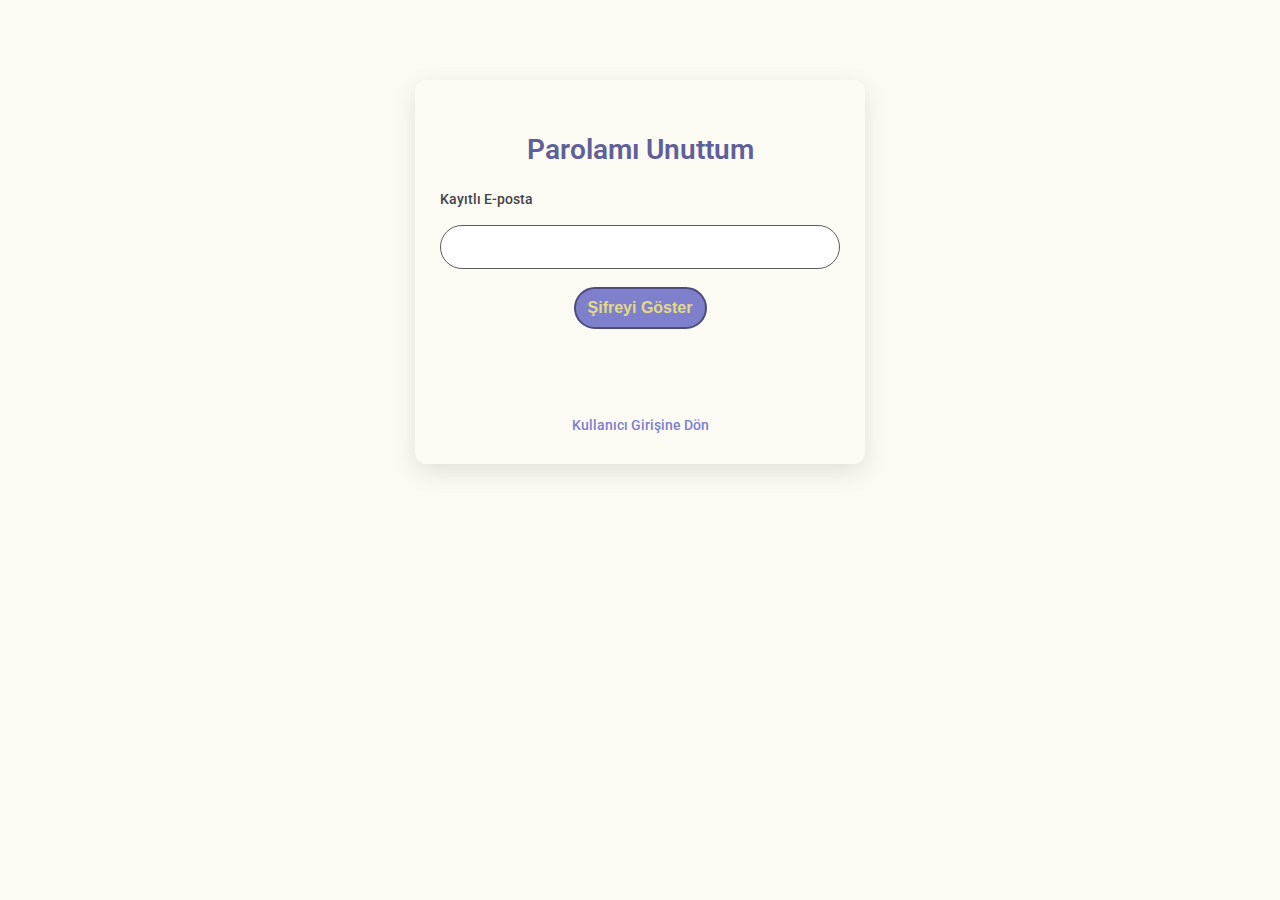
<file: sifre-hatirlat.html>
<!DOCTYPE html>
<html lang="tr">
<head>
  <meta charset="UTF-8">
  <title>Librosh | Şifre Hatırlat</title>
  <link rel="stylesheet" href="style.css">
  <link rel="preconnect" href="https://fonts.googleapis.com">
  <link rel="preconnect" href="https://fonts.gstatic.com" crossorigin>
  <link rel="icon" type="image/svg+xml" href="assets/icons/favicon.svg">
  <link href="https://fonts.googleapis.com/css2?family=Bitcount+Grid+Double:wght@100..900&family=Manufacturing+Consent&family=Roboto:ital,wght@0,100..900;1,100..900&display=swap" rel="stylesheet">
</head>
<body>
    <div class="remind-container">
    <h2>Parolamı Unuttum</h2>
    <form id="remind-form">
      <label for="remind-email">Kayıtlı E-posta</label>
      <input type="email" id="remind-email" required>
      <button type="submit">Şifreyi Göster</button>
    </form>
    <p id="remind-result"></p>
    <a href="kullanıcı-giris.html">Kullanıcı Girişine Dön</a>
  </div>
  <script>
    document.getElementById('remind-form').addEventListener('submit', function(e) {
      e.preventDefault();
  
      const email = document.getElementById('remind-email').value.trim();
      const resultText = document.getElementById('remind-result');
  
      const users = JSON.parse(localStorage.getItem("users")) || [];
      const userIndex = users.findIndex(u => u.email === email);
  
      if (userIndex !== -1) {
        // Rastgele şifre üret
        const newPassword = Math.random().toString(36).slice(-8); // örn: "a9d3fj2k"
  
        // Şifreyi güncelle
        users[userIndex].password = newPassword;
        localStorage.setItem("users", JSON.stringify(users));
  
        // Kullanıcıya göster
        resultText.innerHTML = `Yeni şifreniz: <strong>${newPassword}</strong><br>Giriş yaptıktan sonra şifrenizi değiştirmeyi unutmayın.`;
        resultText.style.color = 'green';
      } else {
        resultText.textContent = "Bu e-posta ile kayıtlı kullanıcı bulunamadı.";
        resultText.style.color = 'red';
      }
    });
  </script>
  
</body>
</html>
</file>
<file: style.css>
body {
    margin: 0;
    font-family: 'Roboto', sans-serif;
    background-color: #FCFBF3;
  
  }
  
  .site-header {
    display: flex;
    justify-content: space-between;
    align-items: center;
    padding: 1.2rem 2rem;
    background-color: #FCFBF3;
  }
  
  .site-header .logo {
    display: flex;
    align-items: center;
    font-size: 1.5rem;
    font-weight: bold;
    color: #443c68;
  }

  .menu a {   
    display: flex;
    text-decoration: none;
    align-items: center;
    gap: 20px;
  }
  
  .menu .menu-button {
    background-color: #7E80CC;
    color:#F6F4D9;
    height: 32px;
    padding: 0px 16px;
    font-size: 14px;
    font-weight: 400;
    font-style: normal;
    line-height: 22px;
    border-radius: 6px;
    border: 1px solid #7173B8;
    box-shadow: 0px 2px 0px 0px rgba(0, 0, 0, 0.02);
    display: inline-flex;
    align-items: center;
    gap: 8px;

  }

  .menu .menu-button:hover{
    background-color: #D7D8EF;
    color:#7173B8;
    height: 32px;
    padding: 0px 16px;
    font-size: 14px;
    font-weight: 400;
    font-style: normal;
    line-height: 22px;
    border-radius: 6px;
    border: 1px solid #D7D8EF;
    box-shadow: 0px 2px 0px 0px rgba(0, 0, 0, 0.02);
    display: inline-flex;
    align-items: center;
    gap: 8px;

  }

  .menu {
    display: flex;
    flex-direction: row;
    gap: 20px;
    flex-wrap: wrap;
    justify-content: center;
    max-width: 100%;
  }
  
  .menu .link-button {
    display: inline-flex;
    padding: 0px 16px;
    justify-content: center;
    align-items: center;
    height: 32px;
    gap: 8px;
    border-radius: 6px;
    text-decoration: none;
    font-size: 14px;
    font-weight: 400;
    color: #7173B8;
  }
  
  .menu .link-button:hover {
    background-color: #7E80CC;
    color:#F6F4D9;
    border: 1px solid #7173B8;
  }

  .link-button {
    display: inline-flex;
    padding: 0px 16px;
    justify-content: center;
    align-items: center;
    height: 32px;
    gap: 8px;
    border-radius: 6px;
    text-decoration: none;
    font-size: 14px;
    font-weight: 400;
    color: #7173B8;
  }

  .notification-icon {
    position: relative;
    display: inline-block;
  }
  
  .notification-icon .badge {
    display: flex;
    position: absolute;
    top: -4px;
    right: -7px;
    min-width: 16px;
    height: 16px;
    background-color: #4C4D7A;
    color: #F6F4D9;
    font-size: 8px;
    padding: 0px 2px;
    border-radius: 50%;      
    justify-content: center;
    align-items: center;
    gap: 10px;
    text-align: center;
    font-style: normal;
    font-weight: 700;
    line-height: normal;
  }  

  .slider {
    position: relative;
    margin: 1.5rem auto;
    overflow: hidden;
    max-width: 1326px;
    height: 350px;
    border-radius: 12px;
    color:#D7D8EF;
    background: #000;
  }

  .slide {
    position: absolute;
    top: 0;
    left: 0;
    width: 100%;
    height: 100%;
    opacity: 0;
    transition: opacity 0.5s ease-in-out;
  }

  .slide.active {
    opacity: 1;
  }

  .slide img {
    width: 100%;
    height: 100%;
    object-fit: cover;
    display: block;
  }

  .slide .overlay {
    position: absolute;
    bottom: 0;
    left: 0;
    right: 0;
    background: linear-gradient(180deg, rgba(0, 0, 0, 0.00) 0%, #000 100%);
    color: white;
    padding: 40px 30px 30px;
  }

  .slide .overlay h1 {
    font-size: 2.5rem;
    margin: 0 0 10px 0;
    font-weight: bold;
  }

  .slide .overlay p {
    font-size: 1.2rem;
    margin: 0;
    opacity: 0.9;
  }

  .slider-nav {
    position: absolute;
    bottom: 20px;
    right: 30px;
    display: flex;
    gap: 10px;
  }

  .slider-nav button {
    width: 100%;
    height: 12px;
    border-radius: 50%;
    border: none;
    background-color: rgba(255, 255, 255, 0.5);
    cursor: pointer;
    transition: background-color 0.3s;
  }

  .slider-nav button.active {
    background-color: white;
  }

  .slider-arrows {
    position: absolute;
    top: 50%;
    transform: translateY(-50%);
    background: rgba(255, 255, 255, 0.2);
    border: none;
    color: white;
    font-size: 24px;
    width: 40px;
    height: 40px;
    border-radius: 50%;
    cursor: pointer;
    opacity: 0;
    transition: opacity 0.3s;
  }

  .slider:hover .slider-arrows {
    opacity: 1;
  }

  .prev-arrow {
    left: 20px;
  }

  .next-arrow {
    right: 20px;
  }

  .content-cards-section {
    display: flex;
    grid-template-columns: 1fr; /* Default: tek sütun */
    gap: 1.5rem;
    padding: 0 2rem;
    padding-top: 20px;
    max-width: 1326px; /* Slider ile aynı genişlik */
    margin: 2rem auto; /* Ortala */
  }
  
  @media (min-width: 768px) {
    .content-cards-section {
      grid-template-columns: 1fr 1fr; /* Tablet ve üzeri: iki sütun */
    }
  }
  
  /* Card Base Styles */
  .card {
    border-radius: 12px;
    padding: 1.5rem;
    position: relative;
    overflow: hidden;
  }
  
  /* Quote Card Styles */
  .quote-box {
    width: 665px;
    height: 218px;
    border-radius: 15px;
    background: #D7D8EF;
    display: flex;
    flex-direction: column;
    overflow: visible;
    justify-content: space-between; /* İçeriği dikeyde yay */
    /* Kartın kendisi için relative position zaten var */
  }
  
  .quote-icon {
    position: absolute;
    top: -40px; /* Kartın üstünden dışarı taşır */
    right: 20px; /* Kartın sağından dışarı taşır */
    width: 100%;
    max-width: 117px; /* SVG'nin genişliği */
    height: 100.72px; /* SVG'nin yüksekliği */
  }
  
  .quote-icon img {
    width: 100%; /* Kapsayıcı div'in (quote-icon) genişliğini al */
    height: 100%; /* Kapsayıcı div'in (quote-icon) yüksekliğini al */
    display: block; /* img elementinin varsayılan boşluklarını kaldırır */
  }
  
  .quote-content {
    position: relative; /* İçeriğin quote-icon'un üzerinde kalması için */
    z-index: 1;
    display: flex;
    flex-direction: column;
    height: 100%; /* Kapsayıcı yüksekliğini al */
  }

  .quote-label{
    color: #7173B8;
    text-align: left;
    font-size: 18px;
    font-style: normal;
    font-weight: 300;
    line-height: normal;
  }

  .quote-link {
    display: inline-flex;
    align-items: center;
    gap: 8px;
    color: #7173B8;
    text-decoration: none;
    justify-content: center;
    font-size: 16px;
    font-weight: 400;
  }
  
  .quote-link:hover {
    color: #4C4D7A;
    
  }
  
  .quote-content blockquote {
    color: #4C4D7A;
    text-align: center;
    font-size: 18px;
    font-style: normal;
    font-weight: 700;
    line-height: normal; 
    flex-grow: 1; /* Boşluğu doldurarak yazarın alta gitmesini sağlar */
  }
  
  .quote-content .quote-author {
    color: #7173B8;
    text-align: center;
    font-size: 16px;
    font-style: normal;
    font-weight: 400;
    line-height: normal;

  }
  
  .quote-content .quote-author span {
    font-size: 14px;
    opacity: 0.8;
    display: block; /* Yılı ayrı satıra al */
  }
  
  /* Promo Card Styles */
  .promo-card {
    max-width: 550px;
    width: 100%;
    height: 215px;
    text-align: center;
    display: flex;
    flex-direction: column;
    justify-content: center;
    align-items: center;
    background-image: url('assets/images/image 1.png');
    background-size: cover;    
    background-position: center;
    box-shadow: -5px -4px 10px 0px rgba(113, 115, 184, 0.25), 12px 12px 10px 0px rgba(113, 115, 184, 0.16);
  }

  .promo-text {
    position: relative;
    z-index: 1;
    padding: 1rem; /* İç boşluk */
  }
  
  .promo-text p {
    color: #393a5c;
    font-size: 18px;
    line-height: 1.6;
    margin-bottom: 16px;
  }
  
  .promo-text a {
    color: #4C4D7A;
    text-align: center;
    font-size: 18px;
    font-style: normal;
    font-weight: 400;
    line-height: normal;
  }

  .promo-text .promo-link {
    display: inline-flex;
    align-items: center;
    gap: 8px;
    color: #7173B8;
    text-decoration: none;
    justify-content: center;
    font-size: 16px;
    font-weight: 400;
  }

  .promo-text .promo-link:hover {
    color: #4C4D7A;
    
  }

  .dashboard-box {
    max-width: 550px;
    width: 100%;
    height: 215px;
    flex-shrink: 0;
    border-radius: 15px;
    background: #ffffff;
    padding: 1.5rem;
    display: flex;
    justify-content: center;
    background-image: url('assets/images/image 1.png'); /* varsa arka plan */
    background-size: cover;
    background-position: center;
    box-shadow: -5px -4px 10px 0px rgba(113, 115, 184, 0.25),
                12px 12px 10px 0px rgba(113, 115, 184, 0.16);
  }
  
  .dashboard-content {
    display: inline-flex;
    align-items: center;
    gap: 16px;
  }
  
  .dashboard-card {
    display: flex;
    justify-content: center;
    align-items: center;
    width: 100%;
    max-width: 170px;
    height: 140px;
    padding: 25px 21px 26px 21px;
    border-radius: 15px;
    background: #F6F4D9;
    box-shadow: 5px 5px 5px 0px rgba(126, 128, 204, 0.40);
  }
  
  .dashboard-text {
    width: 140px;
    align-self: stretch;
    color:#2C2D47;
    text-align: center;
    font-size: 16px;
    font-style: normal;
    font-weight: 500;
    line-height: normal;

  }
  
  .dashboard-number {
    max-width: 150px;
    width: 100%;
    color: #2C2D47;
    font-size: 40px;
    font-weight: 700;
    text-shadow: 0px 5px 4px rgba(126, 128, 204, 0.25);
    margin-top: 8px;
    text-align: center;
    font-style: normal;
    line-height: normal;
  }

  .register-container {
    display: flex;
    height: 100vh;
    background-color: #FCFBF3;
  }

  .form-title {
    color: var(--primary-Darker, #2C2D47);
    font-family: 'Roboto', sans-serif;
    font-size: 24px;
    font-style: normal;
    font-weight: 500;
    line-height: normal;
    margin-bottom: 1rem; /* altına biraz boşluk eklersin istersen */
  }  
  
  .form-section {
    width: 45%;
    padding: 30px;
    background-color: #FCFBF3;
    display: flex;
    flex-direction: column;
    justify-content: center;
    align-items: center; /* merkezde hizalama için eklendi */
    text-align: center;  /* yazıların ortalanması */
  }
  
  .register-form {
    display: flex;
    flex-direction: column;
    align-items: center;
    gap: 12px;
    margin-bottom: 80px;
    width: 100%;
    
  }

  .input-wrapper {
    position: relative;
    width: 100%;
    max-width: 500px;
    margin-bottom: 16px; /* inputlar arası boşluk */
  }

  .input-wrapper select {
      width: 100%;
      min-width: 536px;
      height: 50px;
      padding: 8px 16px;
      border: 1px solid #5C5C5C;
      border-radius: 1000px;
      font-size: 16px;
      font-style: normal;
      font-weight: 400;
      line-height: 24px;
      letter-spacing: 0.15px;
      background-color: #fff;
      color: #C0C0C0; /* İlk başta placeholder gibi */
      appearance: none;
      background-repeat: no-repeat;
      background-position: right 16px center;
      background-size: 16px;
    
  }
  
  .input-wrapper label {
    position: absolute;
    left: 16px;     
    top: -10px;  
    background-color: #FCFBF3;
    padding: 0 4px;
    font-size: 14px;
    color: #333;
    font-weight: 500;
    line-height: 20px;
    letter-spacing: 0.1px;
  }
  
  .input-wrapper input {
    display: flex;
    width: 100%;
    height: 50px;
    padding: 8px 16px;
    align-items: center;
    gap: 8px;
    border-radius: 1000px;
    border: 1px solid #5C5C5C;
    font-size: 16px;
    background-color: #fff;
    color: #333;
  }  
  
  .register-form input {
    display: flex;
    width: 100%;
    max-width: 500px;
    height: 35px;
    padding: 8px 16px;
    align-items: center;
    gap: 8px;
    border-radius: 1000px;
    border: 1px solid #5C5C5C;
    font-size: 16px;
    background-color: #fff;
    color: #4C4D7A;
  }

  .register-form input::placeholder {
    color:#C0C0C0;
    font-size: 16px;
    font-style: normal;
    font-weight: 400;
    line-height: 24px; /* 150% */
    letter-spacing: 0.15px;
  }

  .register-form input[type="date"] {
    color: #C0C0C0;
  }
  
  .register-form input[type="date"].filled {
    color: #4C4D7A;
  }

  .register-button {
    display: flex;
    max-width: 133px;
    width: 100%;
    padding: 5px 12px;
    justify-content: center;
    align-items: center;
    gap: 10px;
    border-radius: 1000px;
    border: 2px solid #4C4D7A;
    background:#7E80CC;
    color: #E3DA85;
    text-align: center;
    font-size: 16px;
    font-weight: 700;
    line-height: 28px;
  }
  
  .register-button:hover {
    display: flex;
    background:#FCFBF3;
    justify-content: center;
    align-items: center;
    border: 2px solid #7E80CC;   
    color: #7E80CC;
  }
  
  .form-links {
    margin-top: 2rem;
    display: flex;
    justify-content: center;
    gap: 20px;
  }

  .register-form-grid {
    width: 100%; 
    display: grid;
    grid-template-columns: repeat(2, 1fr); /* 2 sütun */
    gap: 20px 70px; /* satırlar ve sütunlar arasında boşluk */
    margin: 800px auto 0 auto; /* YUKARIDAN boşluk ve ORTALAMA */
  }
  
  .register-form-grid .input-wrapper {
    position: relative;
    width: 100%;
    min-width: 400px;
    max-height: 50px;
    margin-bottom: 16px; /* inputlar arası boşluk */
  }

  .register-form-grid input {
    display: flex;
    width: 100%;
    max-width: 500px;
    height: 35px;
    padding: 8px 16px;
    align-items: center;
    gap: 8px;
    border-radius: 1000px;
    border: 1px solid #5C5C5C;
    font-size: 16px;
    background-color: #fff;
    color: #4C4D7A;
  } 
  
  .register-form-grid button.register-button {
    grid-column: 1 / -1; /* buton 2 sütunu kapsasın */
    justify-self: center; /* butonu ortaya al */
    max-width: 200px; /* buton genişliği */
    margin-top: 24px;
  }
  
  
  .image-section {
    width: 55%;
    display: flex;
    align-items: center;
    justify-content: center;
    background-color: #f5f4fa;
  }

  .search-wrapper {
    display: flex;
    align-items: center;
    padding: 0 2rem;
    gap: auto;
    width: 100%;
    position: relative;
    box-sizing: border-box;
    justify-content: space-between;
  }
  
  .search-box {
    position: relative;
    width: 728px;          /* Sabit genişlik */
    height: 44px;          /* Animasyon + input yüksekliği */
    flex-shrink: 0;
  }
  
  .search-animation,
  .search-input {
    position: absolute;
    top: 0;
    left: 0;
    height: 100%;          /* aynı yüksekliği kullan */
    border-radius: 40px;
    box-sizing: border-box;
  }
  
  .search-animation {
    z-index: 2;
    cursor: pointer;
  }
  
  .search-input {
    background-image: url('assets/icons/search.svg');
    background-repeat: no-repeat;
    background-size: 25px 25px;
    background-position: 17px center;
    padding-left: 58px;
    font-size: 14px;
    width: 622px;
    font-weight: 500;
    color: #4C4D7A;
    border: 2px solid transparent;
    background-color: #FCFBF3;
    outline: none;
    box-shadow: none;
    pointer-events: none;
    display: none;
    z-index: 1;
  }
  
  .search-input::placeholder {
    color: #C0C0C0;
    font-weight: 500;
  }
  
  .search-input.active {
    display: block;
    border-color: #7173B8;
    pointer-events: auto;
    z-index: 3;
  }
  
  .category-buttons {
    display: flex;
    gap: 12px;
    align-items: center;
    box-sizing: border-box;
  }
  
  .category-btn {
    display: flex;
    max-width: 113px;
    height: 35px;
    padding: 16px 20px;
    justify-content: center;
    align-items: center;
    gap: 10px;
    border-radius: 1000px;
    background: transparent;
    border: none;
    color: #7173B8;
    cursor: pointer;
    font-size: 14px;
    font-weight: 500;
    transition: background 0.3s, color 0.3s;
    white-space: wrap;
  }
  
  .category-btn.active {
    background: #7E80CC;
    color: #F6F4D9;
  }

  .kitaplar-container {
    padding: 2rem 2rem;
    display: flex;
    flex-wrap: wrap;
    justify-content: center;
    gap: 40px 90px; /* satırlar arası 40px, sütunlar arası 60px boşluk */
    justify-content: flex-start; /* Kartları sola hizala */
  }
  
  .kitap-karti {
    width: 250px;
    height: 341px;
    padding: 12px 14px;
    justify-content: center;
    align-items: center;
    gap: 10px;
    border-radius: 10px;
    border: 3px solid #D7D8EF;
    background:#F6F4D9;
    box-shadow: 2px 2px 15px 0px rgba(113, 115, 184, 0.25);
    text-align: center;
    transition: transform 0.3s ease;
  }
  
  .kitap-karti:hover {
    border: 3px solid #7E80CC;
    background: #ECE6AE;
    box-shadow: 2px 2px 15px 0px rgba(113, 115, 184, 0.25);
    transform: translateY(-5px);
  }
  
  .kitap-karti img {
    width: 100%;
    max-width: 150px;
    object-fit: cover;
    border-radius: 8px;
    margin-bottom: 12px;
  }

  .kitap-bilgi {
    width: 100%;
    padding: 4px 12px;
    flex-direction: column;
    justify-content: center;
    align-items: center;
    gap: 2px;
    border-radius: 1000px;
    background: #D7D8EF;
    box-shadow: 2px 2px 10px 0px #7173B8;
    box-sizing: border-box;
  }
  
  .kitap-adi {
    color: #5F6099;
    text-align: center;
    font-size: 14px;
  }
  
  .yazar-adi {
    color: #5F6099;
    text-align: center;
    font-size: 12px;
  }  

  .background-section {
    background-image: url("assets/images/arkaplan.png");
    background-size: cover;
    background-position: center;
    min-height: 100vh;
    padding: 2rem 1rem;
    display: flex;
    flex-direction: column;  /* EKLENDİ */
    justify-content: center;
    align-items: center;
    gap: 2rem; /* kitap-ad ile container arasında boşluk */
    justify-content: flex-start; /* Kartları sola hizala */
  }

  .kitap-detay-container {
    display: flex;
    width: 100%;
    max-width: 1000px;
    padding: 40px ;
    justify-content: center;
    align-items: center;
    gap: 0px 30px;
    flex-wrap: wrap;
    border-radius: 15px;
    border: 3px solid #D7D8EF;
    background: #FCFBF3;
    box-sizing: border-box; /* Padding'i genişliğe dahil eder */
    
  }

  .kitap-gorsel {
    display: flex;
    height: 100%;
    width: auto; /* oranı korur */
    align-items: flex-start;
    align-self: stretch;
    border-radius: 15px;
    justify-content: center;

  }

  .kitap-gorsel img {
    height: 100%;
    min-height: 330px; 
    width: auto; /* oranı korur */
    border-radius: 12px;
    align-items: flex-start;
    align-self: stretch;
    justify-content: center;
  }

  .kitap-ad-ve-butons {
    display: flex;
    justify-content: space-between;
    align-items: center;
    gap: 22rem; /* aradaki boşluk */
    width: 100%;
    max-width: 1000px;
  }

  .kitap-ad {
    display: flex;
    max-width: 1000px; 
    padding: 12px 32px;
    align-items: center;
    gap: 12px;
    border-radius: 1000px;
    border: 2px solid #D7D8EF;
    background: #F6F4D9;
    box-shadow: 2px 2px 15px 0px rgba(113, 115, 184, 0.25);
    color: #393A5C;
    text-align: center;
    font-size: 24px;
    font-style: normal;
    font-weight: 600;
    line-height: normal;
    white-space: nowrap;

  }

  .kitap-ad img {
    display: block;
  }

  #ortalamaYildizlar{
    color: #ffd700;
  }

  .kitap-künye {
    flex-direction: column;
    display: flex;
    padding: 16px 20px;
    justify-content: center;
    align-items: center;
    flex: 1 0 0;
    align-self: stretch;
    border-radius: 15px;
    background:#ECECF7;
    flex-grow: 1;
    box-sizing: border-box; /* Padding'i genişliğe dahil eder */
  }

  .kitap-künye h1 {
    margin-top: 0;
    color: #7173B8;
    font-size: 28px;
  }

  .kitap-künye h3 {
    color:#4C4D7A;
    font-size: 20px;
    font-style: normal;
    font-weight: 500;
    line-height: normal;
  }

  .kitap-künye p {
    color:#4C4D7A;
    font-size: 20px;
    font-style: normal;
    font-weight: 400;
    line-height: normal;
  }

  .ekle-butonlar{
    display: flex;
    gap: 1rem;
  }

  .ekle {
    border: 1px solid #5F6099;
    box-shadow: 2px 2px 15px 0px rgba(113, 115, 184, 0.25);
    display: flex;
    padding: 12px;
    flex-direction: column;
    justify-content: center;
    align-items: center;
    gap: 10px;
    border-radius: 100px;
    background: #E3DA85;
    cursor: pointer; /* kullanıcı deneyimi için el simgesi */
    transition: background-color 0.2s ease; /* yumuşak geçiş efekti */
  }
  
  .ekle.aktif {
    background-color: #ECE6AE;
    color: white;
    transition: background-color 0.2s ease;
  }

  .custom-alert {
    display: none;
    position: fixed;
    top: 0; left: 0;
    width: 100%; height: 100%;
    background-color: rgba(0,0,0,0.5);
    z-index: 9999;
    justify-content: center;
    align-items: center;
    font-family: sans-serif;
  }
  
  .alert-box {
    background-color: #F6F4D9;
    padding: 24px 32px;
    border-radius: 12px;
    color: #393A5C;
    box-shadow: 0 0 15px rgba(0,0,0,0.2);
    text-align: center;
    max-width: 300px;
    width: 90%;
  }
  
  .alert-title {
    font-size: 18px;
    margin-bottom: 12px;
    color: #393A5C;
  }
  
  #customAlert button {
    background-color: #5F6099; /* İstediğin renge göre değiştir */
    color: #F6F4D9;
    padding: 10px 20px;
    border: none;
    border-radius: 1000px;
    cursor: pointer;
    margin-top: 12px;
    font-weight: bold;
  }

  .bos-favori {
    text-align: center;
    color: #777;
    font-style: italic;
    margin-top: 1rem;
  }

  .favoriler-bos {
    display: flex;
    justify-content: center;
    align-items: center;
  }

  .background-profile {
    background-image: url("assets/images/profil-bg.png");
    max-height: 215px;
    padding: 2rem 1rem;
    display: flex;
    align-items: center;
  }

  .profile-main {
    padding: 20px;
    margin: 30px;
  }
  
  .user-info {
    display: flex;
    align-items: flex-start; /* üst hizalama */
    gap: 20px;
    padding: 20px 30px;
    border-radius: 16px;
    z-index: 1;
    position: relative;
    margin: 0 3rem;
  }
  
  .profile-photo img {
    width: 200px;
    height: 200px;
    border-radius: 50%;
    margin-top: 280px;
  }

  .profile-photo-edit img {
    width: 200px;
    height: 200px;
    border-radius: 50%;
    margin-top: 560px;
  }
  
  .user-details {
    display: flex;
    flex-direction: column;
    justify-content: center; /* dikey ortalama yerine, üstten başlasın istiyorsan bunu kaldır */
    gap: 10px;
    margin-top: 400px;
  }
  
  .user-details h2 {
    font-size: 24px;
    margin: 0;
    display: flex;
    align-items: center;
    gap: 8px;
    color:#4C4D7A;
  }

  .stats,
.personal {
  margin-top: 8px;
  display: flex;
  gap: 24px;
  font-size: 20px;
  color: #5F6099;
}

.stats span,
.personal span {
  display: flex;
  align-items: center;
  justify-content: space-between;
  gap: 6px; 
}


  .favorites-section {
    display: flex;
    flex-direction: column;
    align-items: flex-start;
    margin-top: 100px;
    margin-left: 120px;
  }
  
  .favorites-section h3 {
    color:#5F6099;
    font-size: 16px;
    font-weight: 400px;
    margin-bottom: -12px; /* default boşluğu kontrollü hale getirir */
  }

  .actions {
    display: flex;
    gap: 50px;
    flex-wrap: wrap;
    margin-left: 120px;
  }


.danger-button {
  display: flex;
  padding: 0 16px;
  justify-content: center;
  align-items: center;
  gap: 8px;
  border-radius: 15px;
  border: 1px solid #D9534F;
  background: #D9534F;
  box-shadow: 0 2px 0 0 rgba(0, 0, 0, 0.02);
  color:#F2F2FA;
  font-size: 16px;
  font-style: normal;
  font-weight: 400;
  line-height: 22px; /* 157.143% */
  cursor: pointer;
  transition: background 0.3s;
}

.danger-button-secondary {
  display: flex;
  justify-content: center;
  align-items: center;
  gap: 8px;
  border-radius: 15px;
  border: 1px solid #D9534F;
  background: #FCFBF3;
  box-shadow: 0 2px 0 0 rgba(0, 0, 0, 0.02);
  color: #D9534F;
  font-size: 16px;
  font-style: normal;
  font-weight: 400;
  line-height: normal; 
  cursor: pointer;
}

.toggle-container {
  display: flex;
  align-items: center;
  gap: 12px;
}

/* Switch genel görünüm */
.switch {
  position: relative;
  display: inline-block;
  width: 36px;
  height: 20px;
}

.switch input {
  opacity: 0;
  width: 0;
  height: 0;
}

/* Gri arka plan (toggle-track) */
.toggle-track {
  position: absolute;
  cursor: pointer;
  top: 0;
  left: 0;
  right: 0;
  bottom: 0;
  background-color: #ccc;
  transition: 0.4s;
  border-radius: 34px;
}

.toggle-track::before {
  position: absolute;
  content: "";
  height: 14px;
  width: 14px;
  left: 3px;
  bottom: 3px;
  background-color: white;
  transition: 0.4s;
  border-radius: 50%;
}

/* Açık olduğunda */
input:checked + .toggle-track {
  background-color: #D9534F;
}

input:checked + .toggle-track::before {
  transform: translateX(16px);
}

.toggle-track.round {
  border-radius: 34px;
}

.toggle-track.round::before {
  border-radius: 50%;
}

.danger-link-button {
  display: flex;
  cursor: pointer;
  align-items: center;
  gap: 8px;
  color: #D9534F;
  font-size: 16px;
  font-style: normal;
  font-weight: 400;
  line-height: normal;
  border:none;
  background-color: transparent;
  cursor: pointer;
}

/* Bildirim paneli */
#notificationPanel {
  position: fixed;
  top: 70px;
  right: 20px;
  width: 340px;
  max-height: 450px;
  overflow-y: auto;
  background-color: #F6F4D9;
  box-shadow: 0 4px 12px rgba(0, 0, 0, 0.15);
  border-radius: 16px;
  padding: 16px;
  z-index: 999;
  display: none;
  transition: all 0.3s ease;
}

/* Panel aktif olduğunda görünür hale gelsin */
#notificationPanel.active {
  display: block;
}

/* Başlık kısmı */
.notification-header {
  display: flex;
  align-items: center;
  justify-content: space-between;
  margin-bottom: 12px;
  border-bottom: 1px solid #D7D8EF;
  padding-bottom: 10px;
}

.notification-header h3 {
  margin: 0 10px;
  font-size: 18px;
  color: #5F6099;
  flex-grow: 1;
}

.notif-bell-icon {
  width: 24px;
  height: 24px;
}

/* Üst butonlar */
.notification-actions {
  display: flex;
  gap: 12px;
}

.notification-actions button,
#markAllReadBtn,
#clearAllBtn,
#closeNotifBtn {
  background-color: #5F6099;
  color: #F6F4D9;
  border: none;
  border-radius: 100px;
  padding: 6px 10px;
  font-size: 13px;
  cursor: pointer;
  transition: background-color 0.2s ease;
}

.notification-actions button:hover,
#markAllReadBtn:hover,
#clearAllBtn:hover,
#closeNotifBtn:hover {
  background-color: #7173B8;
}

/* Bildirim kartları */
.notification-card {
  background-color: #F6F4D9;
  border: 1px solid #D7D8EF;
  border-radius: 12px;
  padding: 12px;
  margin-bottom: 12px;
  font-size: 14px;
  color: #333;
  display: flex;
  flex-direction: column;
  gap: 6px;
  position: relative;
}

.notification-card.read {
  opacity: 0.6;
}

/* Kart başlık + butonlar */
.notif-top {
  display: flex;
  justify-content: space-between;
  align-items: flex-start;
}

.notif-title {
  font-weight: bold;
  color: #5F6099;
  font-size: 15px;
}

.notif-actions {
  display: flex;
  gap: 6px;
}

.notification-card .read-btn,
.notification-card .delete-btn {
  background-color: #D7D8EF;
  color: #5F6099;
  border: none;
  border-radius: 1000px;
  width: 32px;
  height: 32px;
  font-size: 14px;
  cursor: pointer;
  transition: background-color 0.2s ease;
}

.notification-card .read-btn:hover,
.notification-card .delete-btn:hover {
  background-color: #F6F4D9;
  border: 1px solid #D7D8EF;
}

/* Açıklama */
.notif-desc {
  margin: 0;
  font-size: 13px;
  color: #444;
}

/* Tarih */
.notif-footer {
  text-align: right;
  font-size: 12px;
  color: #777;
}

/* "Bildirim yok" yazısı */
#notificationList p {
  text-align: center;
  font-style: italic;
  color: #5F6099;
}

/* Rozet */
#notificationBadge {
  background-color: #7173B8;
  color: white;
  font-size: 12px;
  padding: 4px 8px;
  border-radius: 12px;
  position: absolute;
  top: -4px;
  right: -4px;
}

/* Bildirim ikonu */
#notificationIcon {
  position: relative;
  cursor: pointer;
  padding: 10px;
  border-radius: 50%;
  transition: background-color 0.3s ease;
}

#notificationIcon:hover {
  background-color: #D7D8EF;
  color: white;
}

  .remind-container {
    width: 100%;
    max-width: 400px;
    margin: 5rem auto;
    background-color: #FCFBF3;
    padding: 30px 25px;
    border-radius: 12px;
    box-shadow: 0 8px 24px rgba(0,0,0,0.1);
    text-align: center;
  }
  
  .remind-container h2 {
    color: #5F6099;
    font-weight: 600;
    font-size: 28px;
    margin-bottom: 25px;
  }
  
  #remind-form {
    display: flex;
    flex-direction: column;
    gap: 18px;
  }
  
  #remind-form label {
    font-size: 14px;
    font-weight: 500;
    color: #444;
    text-align: left;
    display: block;
  }
  
  #remind-email {
    padding: 12px 18px;
    font-size: 16px;
    border-radius: 1000px;
    border: 1px solid #5C5C5C;
    outline-color: #7E80CC;
    color: #4C4D7A;
    width: 100%;
    box-sizing: border-box;
  }
  
  #remind-email::placeholder {
    color: #C0C0C0;
    font-weight: 400;
  }

  #remind-form button {
    display: flex;
    max-width: 133px;
    width: 100%;
    padding: 5px 12px;
    gap: 10px;
    border-radius: 1000px;
    justify-content: center;
    align-items: center;
    border: 2px solid #4C4D7A;
    background:#7E80CC;
    color: #E3DA85;
    text-align: center;
    font-size: 16px;
    font-weight: 700;
    line-height: 28px;
    margin: 0 auto; /* yatay ortalama */
  }
  
  #remind-form button:hover{
    background:#FCFBF3;
    border: 2px solid #7E80CC;   
    color: #7E80CC;

  }

  #remind-result {
    margin-top: 20px;
    font-weight: 600;
    font-size: 16px;
    min-height: 22px;
  }
  
  .remind-container a {
    display: inline-block;
    margin-top: 30px;
    font-size: 14px;
    font-weight: 500;
    color: #7E80CC;
    text-decoration: none;
    transition: color 0.3s ease;
  }
  
  .remind-container a:hover {
    color: #4C4D7A;
    text-decoration: underline;
  }

  .comment-header-bar {
    display: flex;
    justify-content: space-between;
    align-items: center;
    max-width: 1020px;
    gap: 820px;
    margin: 0 auto;
    padding: 8px 10px;
    height: 44px;
    background: none;
    border: none;
  }
  
  .comment-title {
    display: flex;
    align-items: center;
    gap: 10px;
    padding: 8px 10px;
    border-radius: 1000px;
    background: #F6F4D9;
    border: 3px solid #D7D8EF;
  }
  
  .add-comment-icon {
    margin-left: auto; /* Sağ uca yasla */
    padding: 4px 10px;
    display: flex;
    align-items: center;
    justify-content: center;
    height: 44px;
    border-radius: 1000px;
    background: #F6F4D9;
    border: 3px solid #D7D8EF;
    cursor: pointer;
  }
  
  
  /* Title yazısı */
  .comment-header-bar h2 {
    color: #7173B8;
    font-size: 18px;
    font-style: normal;
    font-weight: 500;
    line-height: normal;
    margin: 0;
  }

/* Yorum kartları */
.comment-list {
  display: flex;
  flex-direction: column;
  gap: 1.25rem;
}

/* Her yorum kartı */
.comment-card {
  display: flex;
  min-width: 950px;
  padding: 20px;
  gap: 12px;
  border-radius: 15px;
  border: 3px solid #D7D8EF;
  background:#F6F4D9;
  box-shadow: 0 1px 6px rgba(0,0,0,0.1);
  position: relative;
  display: flex;
  flex-direction: column;
}

.comment-left{
  display: flex;
  align-items: center;
  gap:18px;
}

/* Yorum başlığı: avatar + isim + puan */
.comment-header {
  display: flex;
  align-items: center;
  justify-content: space-between;
  width: 100%;
}

.user-avatar {
  width: 48px;
  height: 48px;
  border-radius: 50%;
  background: #ddd;
  background-size: cover;
  background-position: center;
}

.username {
  font-weight: 600;
  display: block;
  color:#5F6099;
  font-size: 18px;
  font-style: normal;
  font-weight: 700;
  line-height: normal;
}

/* Yorum içindeki yıldızlar */
.comment-rating {
  display: flex;
  gap: 0.25rem;
  font-size: 1.1rem;
  user-select: none;
  color: #ffd700;
}

.comment-rating .star {
  cursor: default;
  color: #ffd700;
}

/* Yorum metni */
.comment-text {
  font-size: 0.95rem;
  color: #636e72;
  line-height: 1.5;
  margin: 0;
}

/* Yorum tarihi */
.comment-date {
  font-size: 0.75rem;
  color: #adb5bd;
  position: absolute;
  bottom: 8px;
  right: 12px;
}

/* Yorum ekleme alanı */
.add-comment-container {
  min-width: 950px;
  padding: 20px;
  gap: 12px;
  border-radius: 15px;
  border: 3px solid #D7D8EF;
  background:#F6F4D9;
  box-shadow: 0 1px 6px rgba(0,0,0,0.1);
  position: relative;
  display: flex;
  flex-direction: column;
  margin: 0 auto;

}

/* Textarea yorum kutusu */
.comment-input-box textarea {
  width: 100%;
  height: 80px;
  border-radius: 8px;
  border: 1px solid #ccc;
  padding: 10px;
  font-family: 'Roboto', sans-serif;
  font-size: 1rem;
  resize: none;
  margin-bottom: 0.75rem;
  box-sizing: border-box;
}

/* Yıldız puanlama butonları (yorum ekleme kısmı) */
.comment-input-box .rating-container {
  display: flex;
  gap: 0.5rem;
  margin-bottom: 1rem;
  color: yellow;
}

.comment-input-box .star {
  font-size: 1.5rem;
  cursor: pointer;
  transition: transform 0.15s ease;
  user-select: none;
  color:#ffd700;
}

.comment-input-box .star:hover {
  transform: scale(1.3);
}

.comment-input-box .edit-star {
  font-size: 1.5rem;
  cursor: pointer;
  transition: transform 0.15s ease;
  user-select: none;
  color:#ffd700;
}

.comment-input-box .edit-star:hover {
  transform: scale(1.3);
}

/* Gönder butonu */
.add-comment-button {
  display: flex;
  justify-content: center;
}

#submitComment {
  background-color: #d7d8ef;
  border: none;
  padding: 10px 20px;
  border-radius: 100px;
  color:#4C4D7A;
  cursor: pointer;
  font-weight: 700;
  font-size: 14px;
  transition: background-color 0.3s ease;
}

#submitComment:hover {
  background-color: #b0b2d5;
}

.edit-textarea {
  width: 100%;
  min-height: 60px;
  margin-bottom: 8px;
  padding: 6px;
  font-size: 14px;
}

.rating-container {
  display: flex;
  gap: 5px;
  margin-bottom: 10px;
}

.save-edit-btn, .cancel-edit-btn {
  background-color: #d7d8ef;
  border: none;
  padding: 10px 20px;
  border-radius: 100px;
  color:#4C4D7A;
  cursor: pointer;
  font-weight: 700;
  font-size: 14px;
  transition: background-color 0.3s ease;
}

.edit-comment-btn, .delete-comment-btn{
  background-color: #d7d8ef;
  border: none;
  padding: 10px 20px;
  border-radius: 100px;
  color:#4C4D7A;
  cursor: pointer;
  font-weight: 700;
  font-size: 14px;
  transition: background-color 0.3s ease;
}

@media (max-width: 768px) {
  .site-header {
    flex-direction: column;
    align-items: flex-start;
  }

  .quote-box,
  .promo-card,
  .dashboard-box {
    width: 100%;
    height: auto;
  }

  .content-cards-section {
    grid-template-columns: 1fr;
    padding: 1rem;
  }

  .register-container {
    flex-direction: column;
  }

  .form-section, .image-section {
    width: 100%;
  }

  .input-wrapper, 
  .register-form input {
    width: 100% !important;
  }

  .register-button {
    width: 100%;
  }
}
</file>
